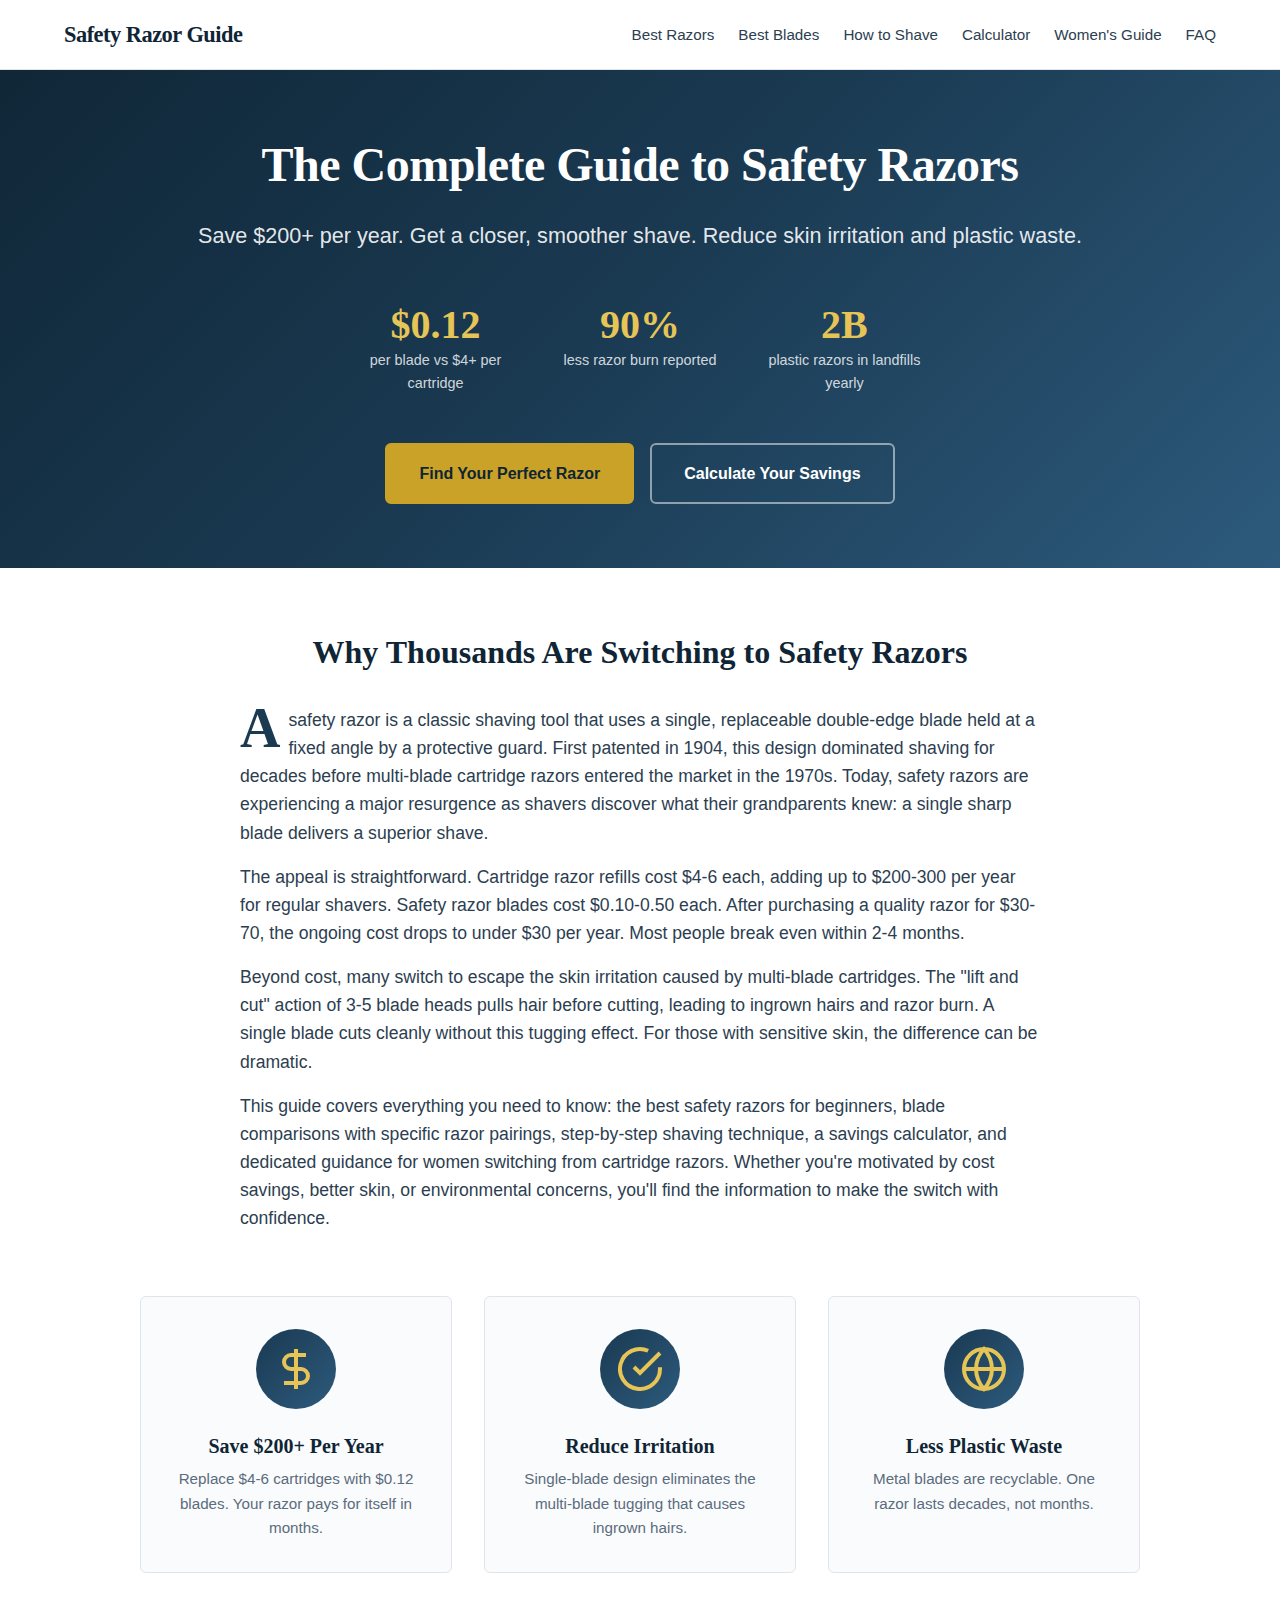
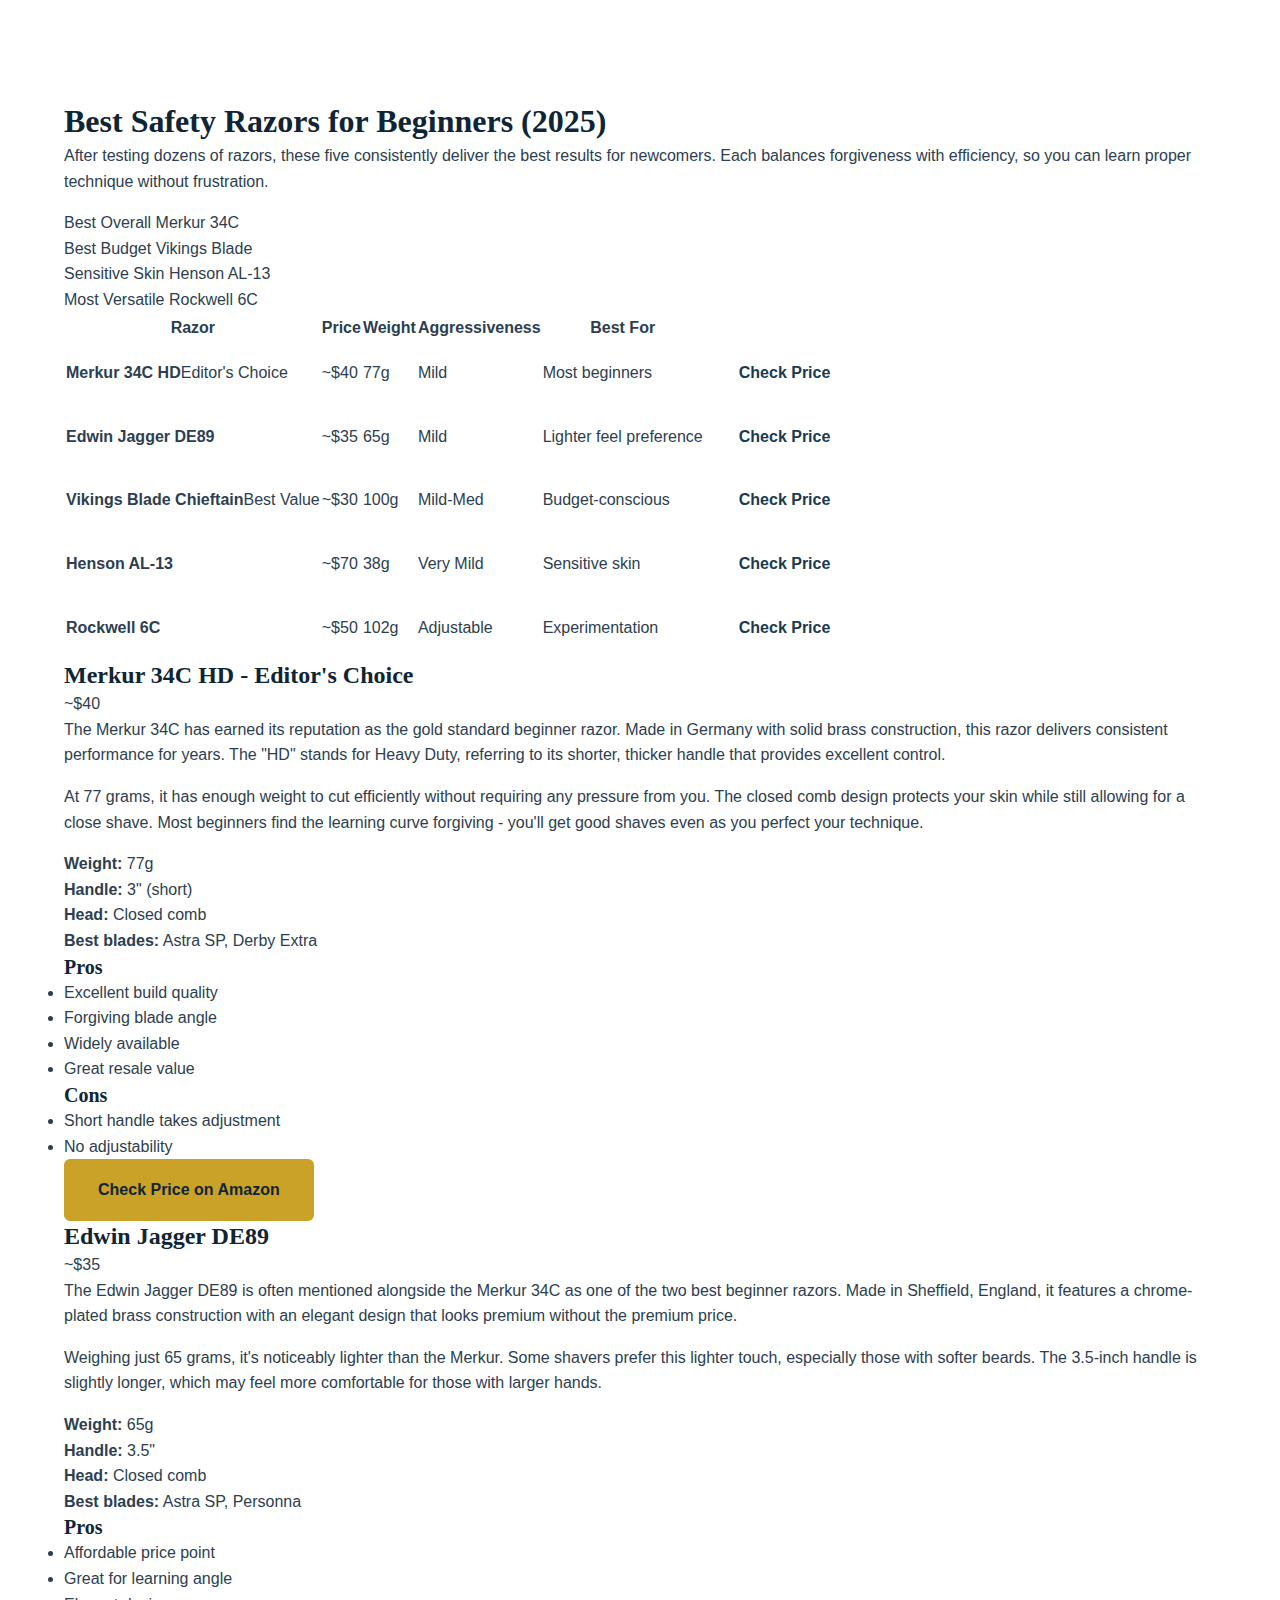
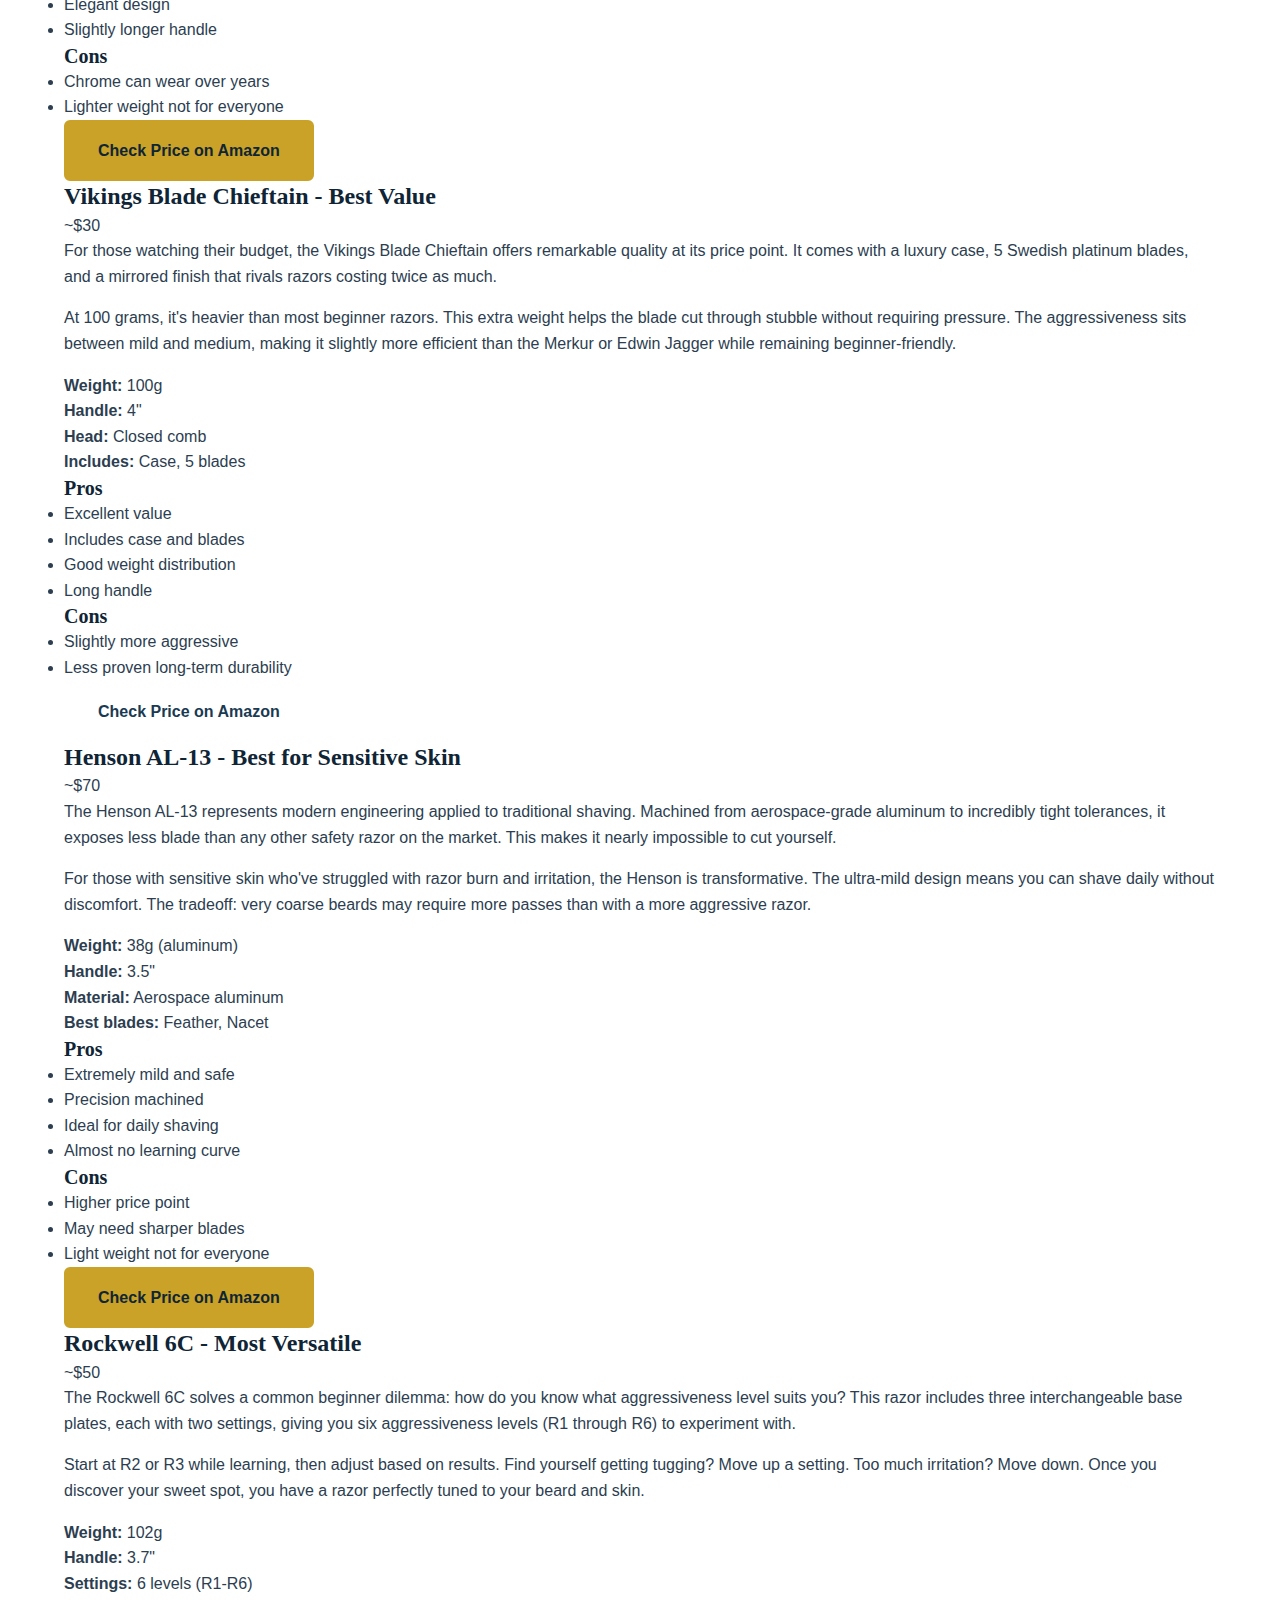
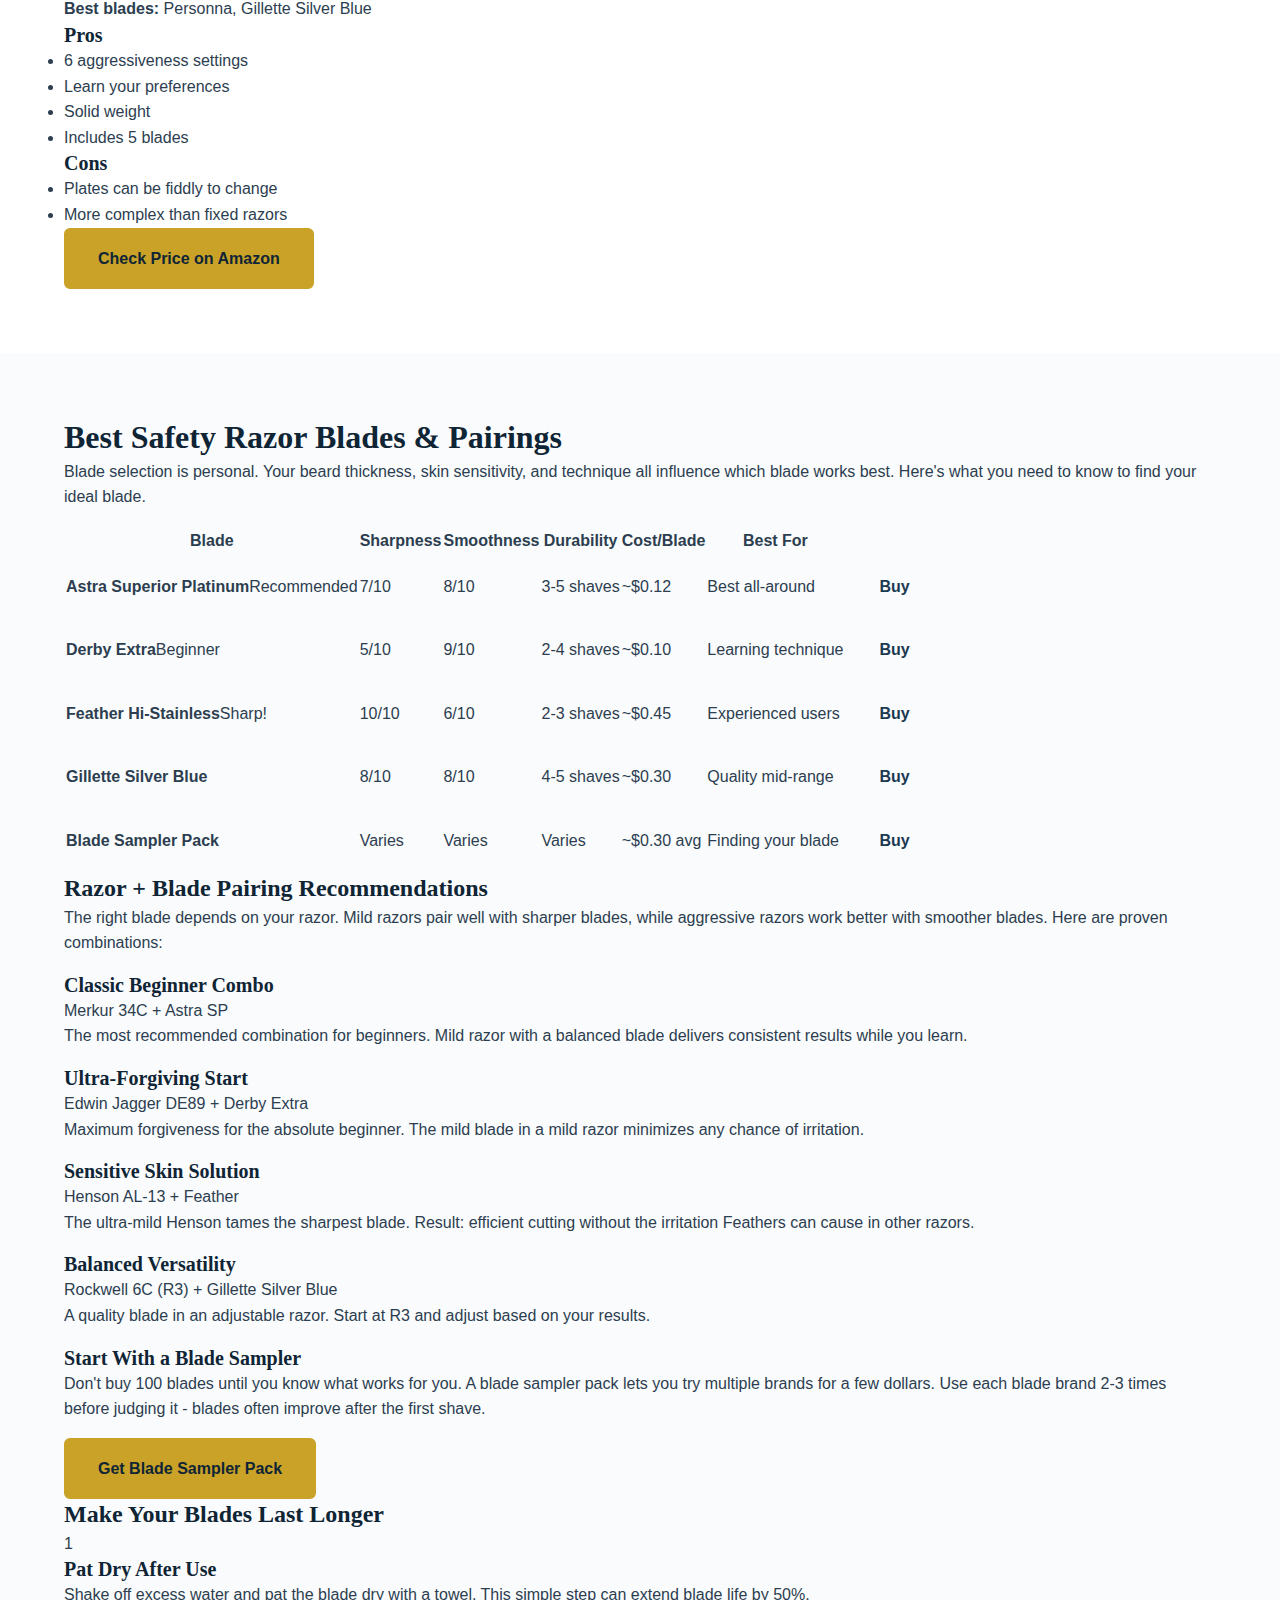
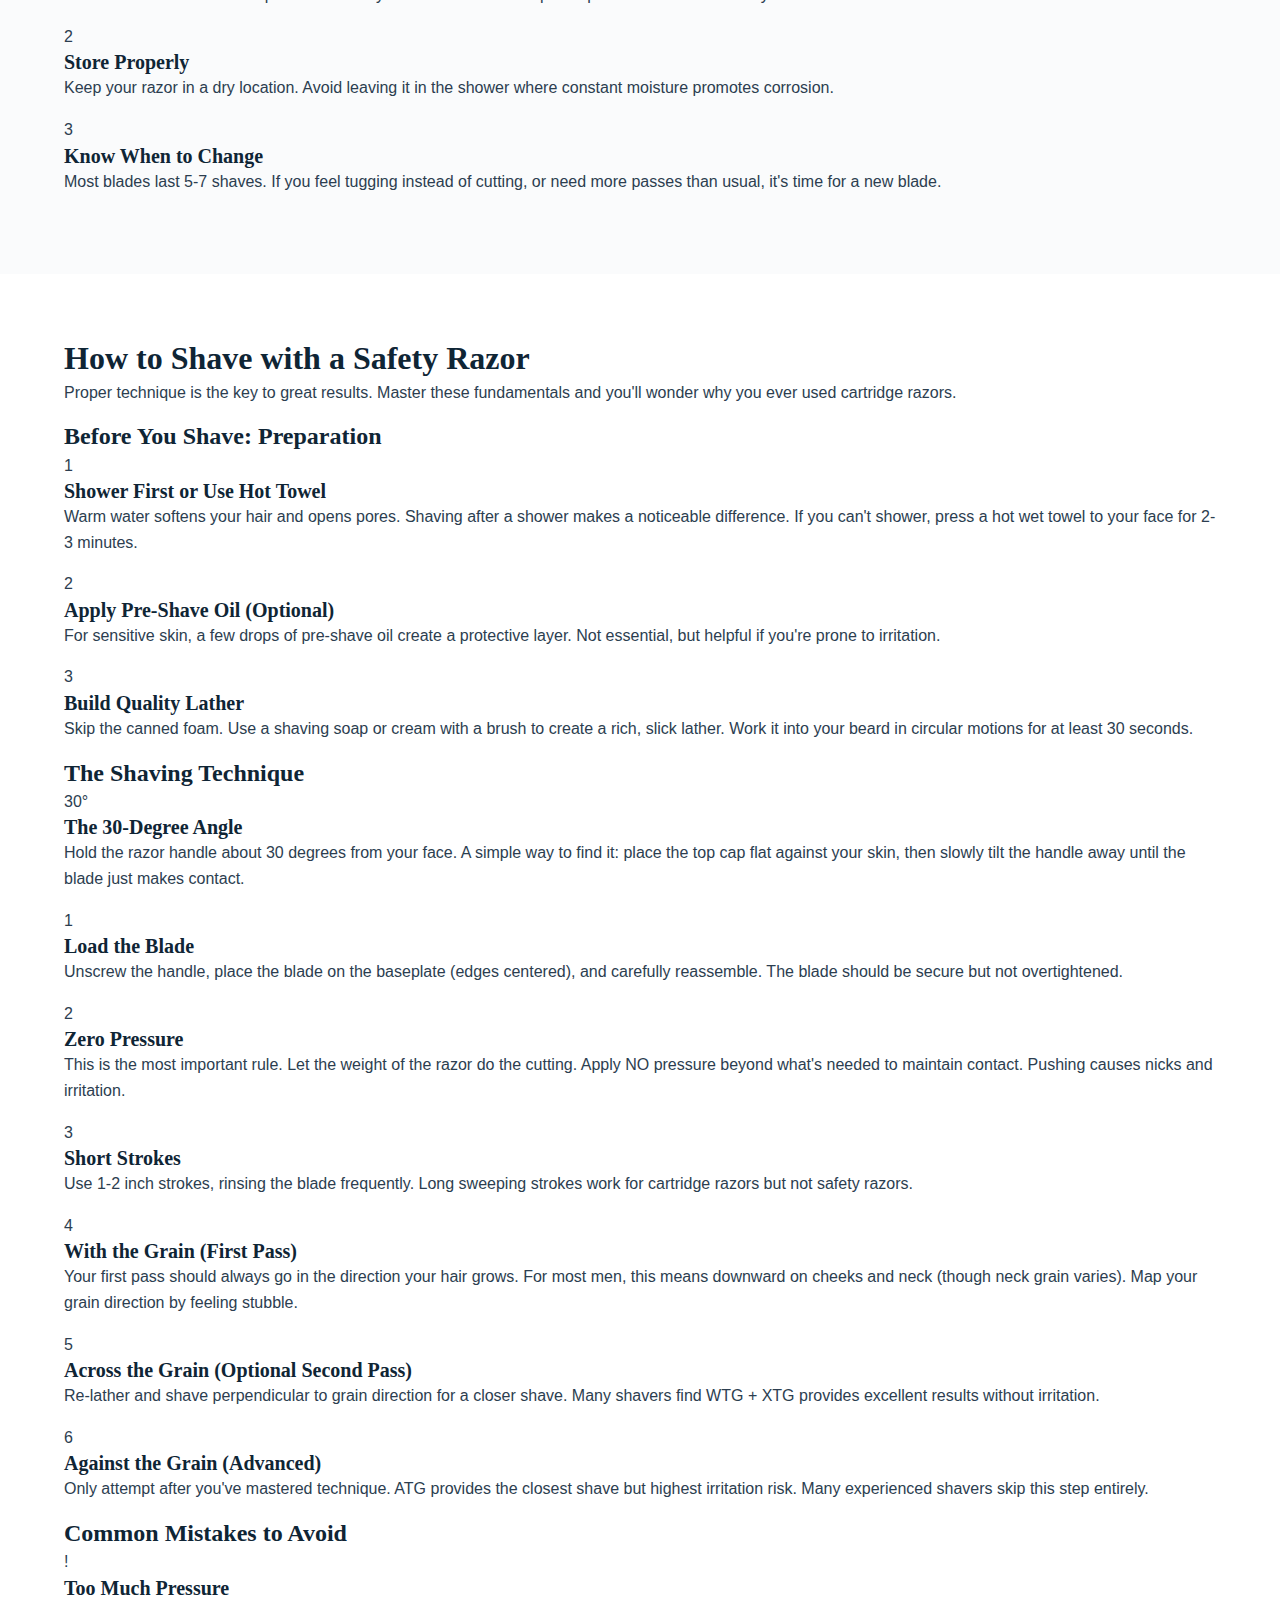
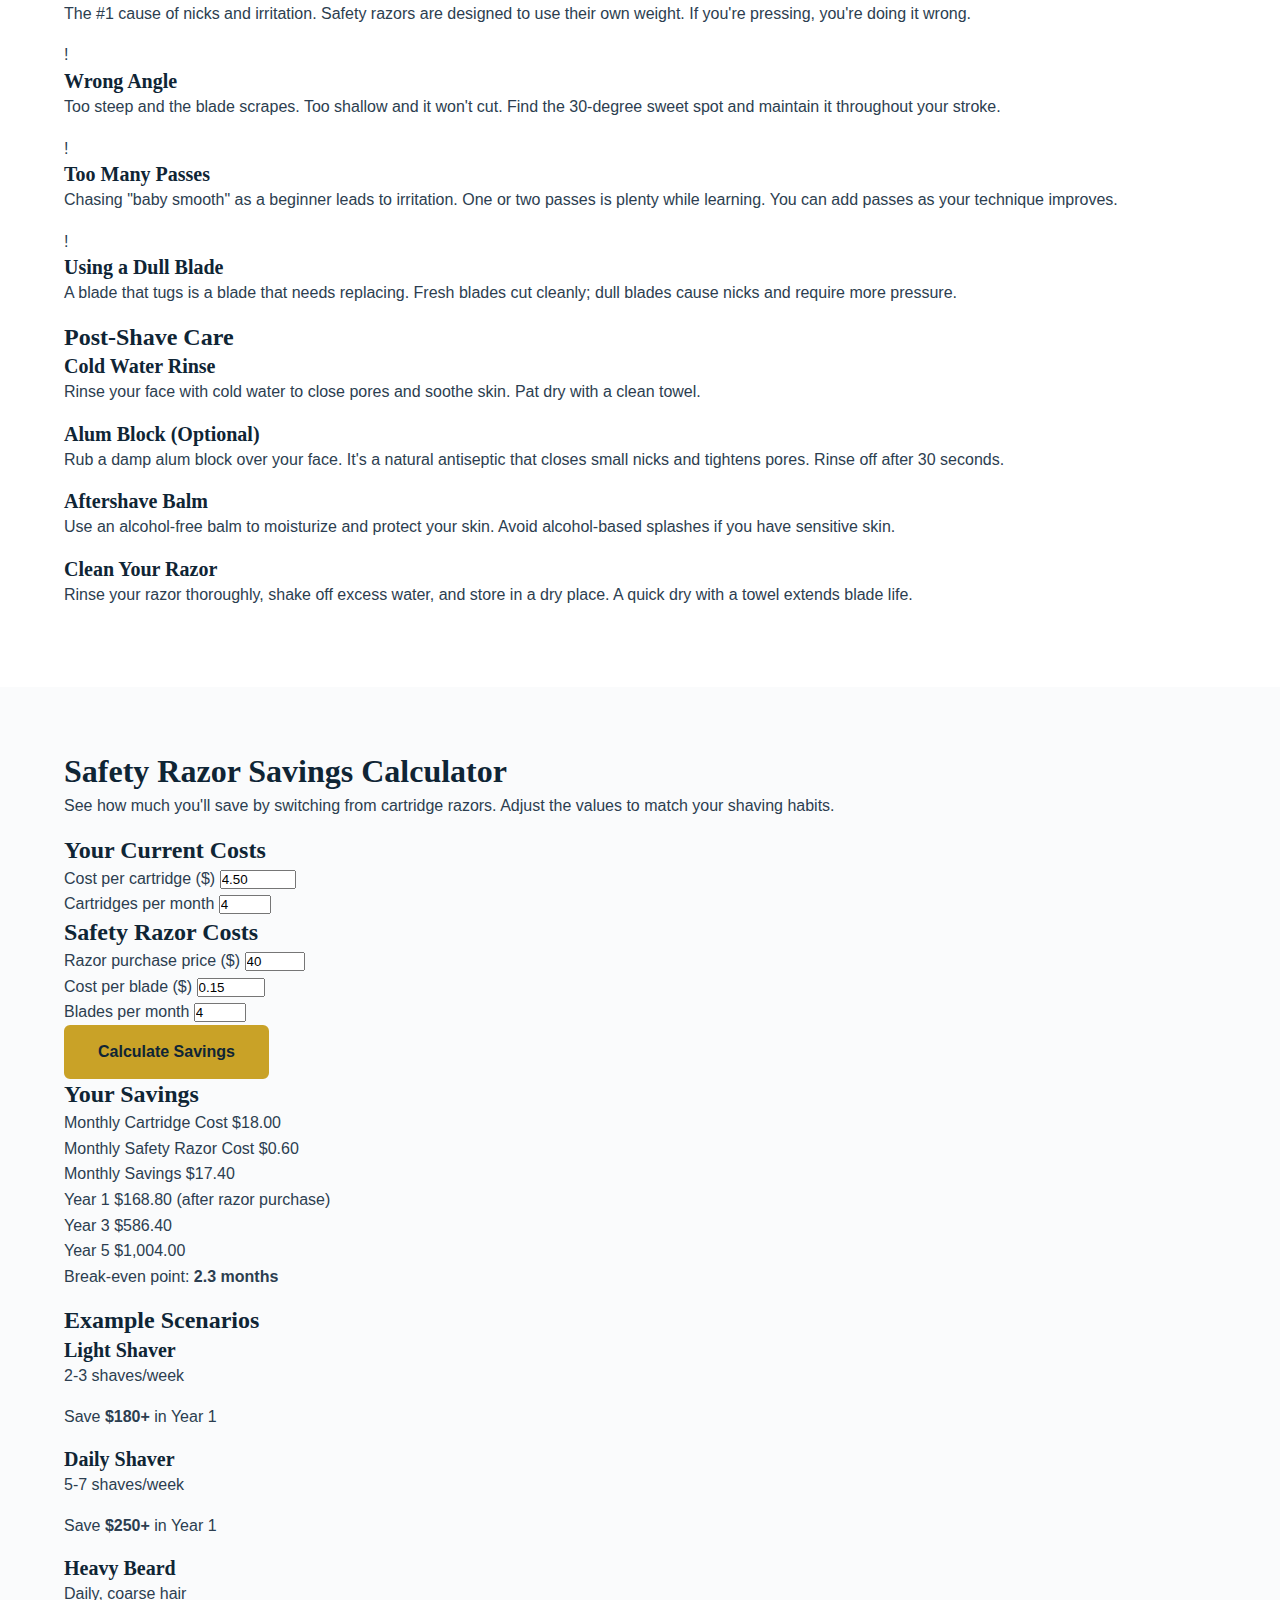
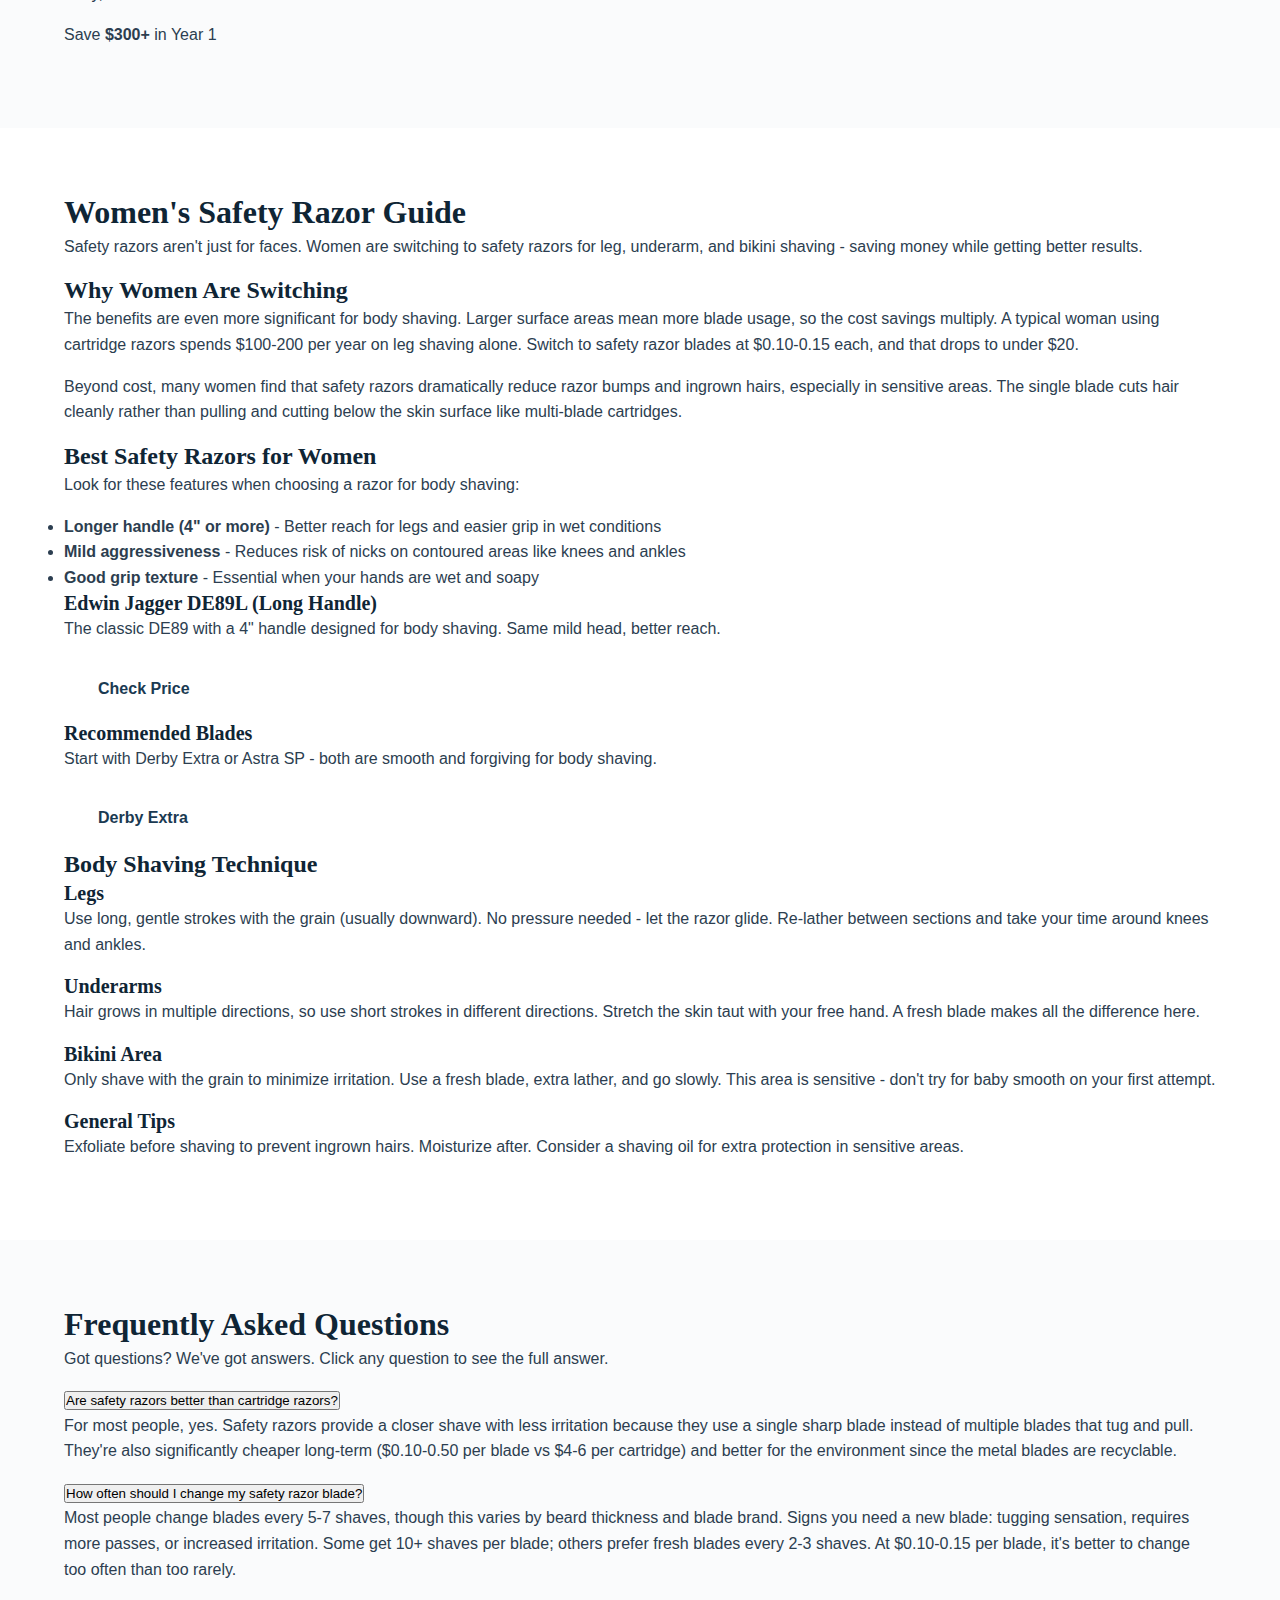
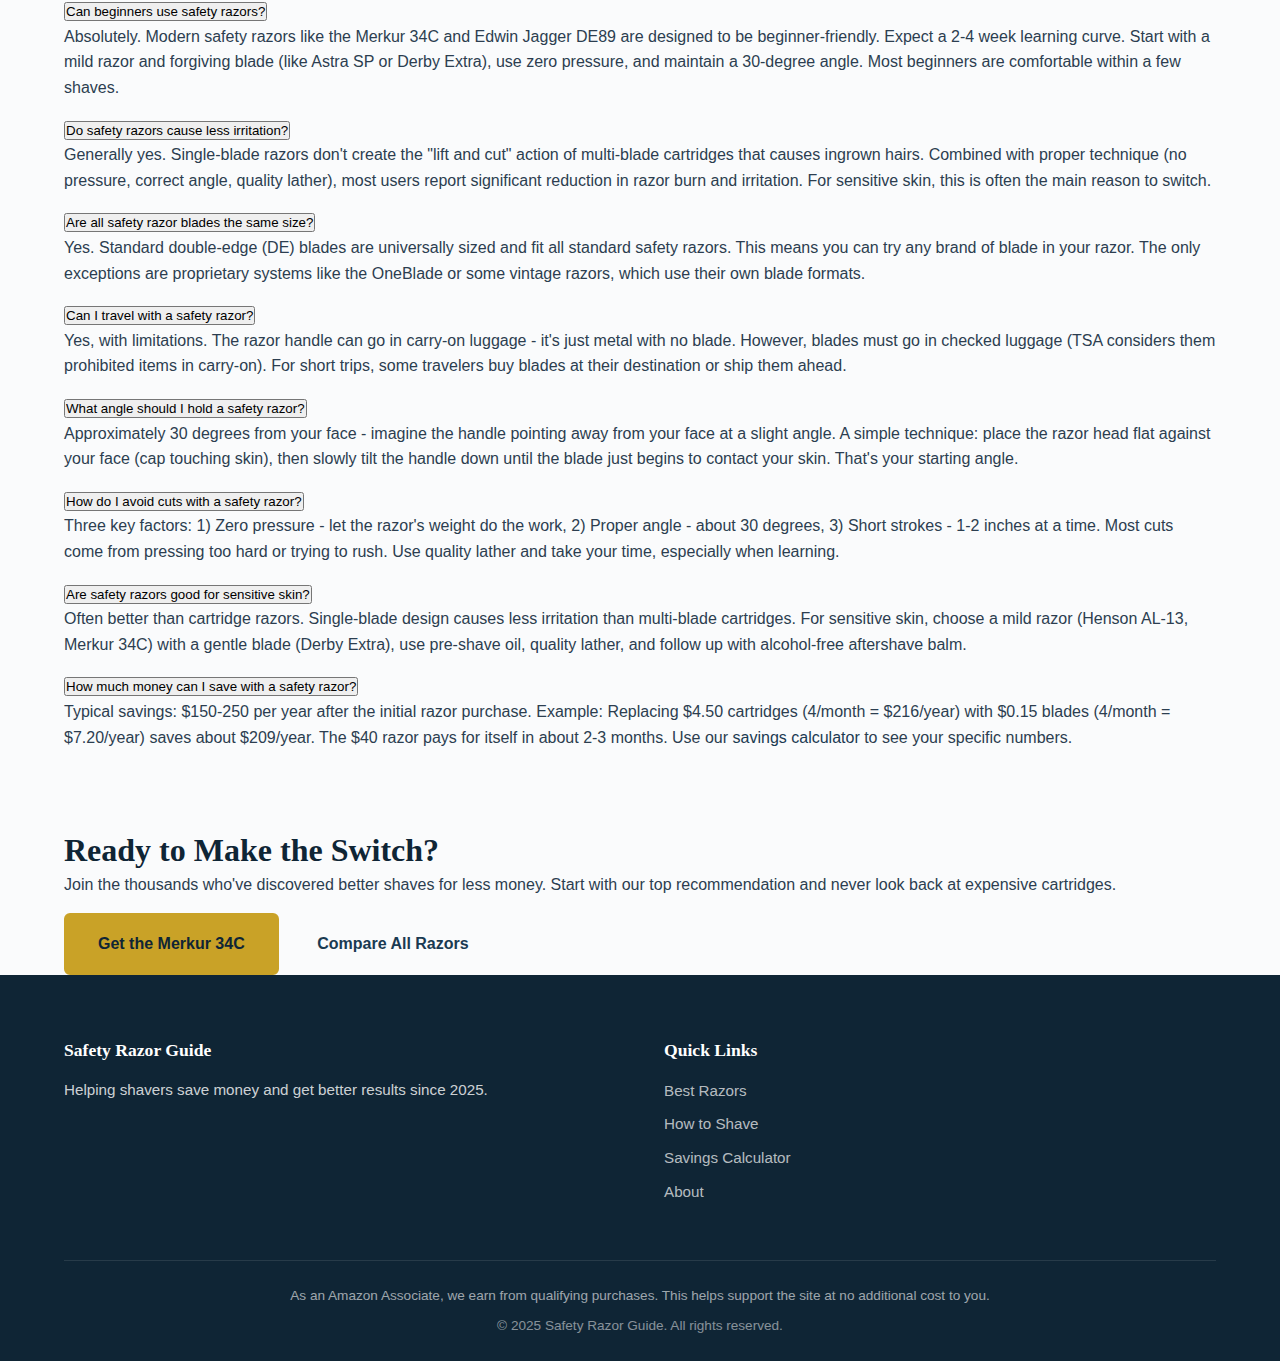
<file: public/index.html>
<!DOCTYPE html>
<html lang="en">
<head>
    <meta charset="UTF-8">
    <meta name="viewport" content="width=device-width, initial-scale=1.0">
    <title>Safety Razor Guide: Save Money, Shave Better | Best Razors for Beginners 2025</title>
    <meta name="description" content="Complete guide to safety razors. Compare the best double edge razors for beginners, learn proper technique, and save $200+ per year switching from cartridges.">
    <meta name="keywords" content="safety razor, double edge safety razor, best safety razor for beginners, safety razor vs cartridge, how to use safety razor">
    <link rel="canonical" href="https://safetyrazorguide.webcytz.com/">

    <!-- Open Graph -->
    <meta property="og:title" content="Safety Razor Guide: Save Money, Shave Better">
    <meta property="og:description" content="Complete guide to safety razors. Compare the best double edge razors for beginners and save $200+ per year.">
    <meta property="og:type" content="website">
    <meta property="og:url" content="https://safetyrazorguide.webcytz.com/">

    <link rel="stylesheet" href="css/styles.css">

    <!-- Schema.org Structured Data -->
    <script type="application/ld+json">
    {
        "@context": "https://schema.org",
        "@type": "Article",
        "headline": "The Complete Guide to Safety Razors: Save Money, Shave Better",
        "description": "Complete guide to safety razors. Compare the best double edge razors for beginners, learn proper technique, and save $200+ per year switching from cartridges.",
        "image": "https://safetyrazorguide.webcytz.com/images/safety-razor-guide.jpg",
        "author": {
            "@type": "Organization",
            "name": "Safety Razor Guide"
        },
        "publisher": {
            "@type": "Organization",
            "name": "Safety Razor Guide",
            "url": "https://safetyrazorguide.webcytz.com"
        },
        "datePublished": "2025-12-12",
        "dateModified": "2025-12-13",
        "mainEntityOfPage": {
            "@type": "WebPage",
            "@id": "https://safetyrazorguide.webcytz.com/"
        }
    }
    </script>

    <script type="application/ld+json">
    {
        "@context": "https://schema.org",
        "@type": "FAQPage",
        "mainEntity": [
            {
                "@type": "Question",
                "name": "Are safety razors better than cartridge razors?",
                "acceptedAnswer": {
                    "@type": "Answer",
                    "text": "For most people, yes. Safety razors provide a closer shave with less irritation because they use a single sharp blade instead of multiple blades that tug and pull. They're also significantly cheaper long-term ($0.10-0.50 per blade vs $4-6 per cartridge) and better for the environment since the metal blades are recyclable."
                }
            },
            {
                "@type": "Question",
                "name": "How often should I change my safety razor blade?",
                "acceptedAnswer": {
                    "@type": "Answer",
                    "text": "Most people change blades every 5-7 shaves, though this varies by beard thickness and blade brand. Signs you need a new blade: tugging sensation, requires more passes, or increased irritation."
                }
            },
            {
                "@type": "Question",
                "name": "Can beginners use safety razors?",
                "acceptedAnswer": {
                    "@type": "Answer",
                    "text": "Absolutely. Modern safety razors like the Merkur 34C and Edwin Jagger DE89 are designed to be beginner-friendly. Expect a 2-4 week learning curve. Start with a mild razor and forgiving blade, use zero pressure, and maintain a 30-degree angle."
                }
            },
            {
                "@type": "Question",
                "name": "Do safety razors cause less irritation?",
                "acceptedAnswer": {
                    "@type": "Answer",
                    "text": "Generally yes. Single-blade razors don't create the 'lift and cut' action of multi-blade cartridges that causes ingrown hairs. Combined with proper technique (no pressure, correct angle, quality lather), most users report significant reduction in razor burn and irritation."
                }
            },
            {
                "@type": "Question",
                "name": "Are all safety razor blades the same size?",
                "acceptedAnswer": {
                    "@type": "Answer",
                    "text": "Yes. Standard double-edge (DE) blades are universally sized and fit all standard safety razors. This means you can try any brand of blade in your razor."
                }
            },
            {
                "@type": "Question",
                "name": "Can I travel with a safety razor?",
                "acceptedAnswer": {
                    "@type": "Answer",
                    "text": "Yes, with limitations. The razor handle can go in carry-on luggage. However, blades must go in checked luggage (TSA considers them prohibited items in carry-on)."
                }
            },
            {
                "@type": "Question",
                "name": "What angle should I hold a safety razor?",
                "acceptedAnswer": {
                    "@type": "Answer",
                    "text": "Approximately 30 degrees from your face. A simple technique: place the razor head flat against your face, then slowly tilt the handle down until the blade just begins to contact your skin."
                }
            },
            {
                "@type": "Question",
                "name": "How do I avoid cuts with a safety razor?",
                "acceptedAnswer": {
                    "@type": "Answer",
                    "text": "Three key factors: 1) Zero pressure - let the razor's weight do the work, 2) Proper angle - about 30 degrees, 3) Short strokes - 1-2 inches at a time. Most cuts come from pressing too hard or trying to rush."
                }
            },
            {
                "@type": "Question",
                "name": "Are safety razors good for sensitive skin?",
                "acceptedAnswer": {
                    "@type": "Answer",
                    "text": "Often better than cartridge razors. Single-blade design causes less irritation than multi-blade cartridges. For sensitive skin, choose a mild razor with a gentle blade, use pre-shave oil, and follow up with alcohol-free aftershave balm."
                }
            },
            {
                "@type": "Question",
                "name": "How much money can I save with a safety razor?",
                "acceptedAnswer": {
                    "@type": "Answer",
                    "text": "Typical savings: $150-250 per year after the initial razor purchase. The $40 razor pays for itself in about 2-3 months."
                }
            }
        ]
    }
    </script>

    <script type="application/ld+json">
    {
        "@context": "https://schema.org",
        "@type": "HowTo",
        "name": "How to Shave with a Safety Razor",
        "description": "Learn proper safety razor technique for a close, comfortable shave with less irritation.",
        "step": [
            {
                "@type": "HowToStep",
                "name": "Prepare Your Skin",
                "text": "Shower first or use a hot towel to soften hair. Apply pre-shave oil if you have sensitive skin."
            },
            {
                "@type": "HowToStep",
                "name": "Build Quality Lather",
                "text": "Use a shaving soap or cream with a brush to create a rich, slick lather. Work it into your beard for at least 30 seconds."
            },
            {
                "@type": "HowToStep",
                "name": "Hold at 30-Degree Angle",
                "text": "Place the razor cap flat against your skin, then tilt the handle away until the blade contacts your skin."
            },
            {
                "@type": "HowToStep",
                "name": "Shave With the Grain",
                "text": "Use short 1-2 inch strokes with zero pressure. Let the weight of the razor do the cutting."
            },
            {
                "@type": "HowToStep",
                "name": "Optional Second Pass",
                "text": "Re-lather and shave across the grain for a closer shave. Rinse blade frequently."
            },
            {
                "@type": "HowToStep",
                "name": "Post-Shave Care",
                "text": "Rinse with cold water, apply alum block if desired, and finish with alcohol-free aftershave balm."
            }
        ]
    }
    </script>

    <script type="application/ld+json">
    {
        "@context": "https://schema.org",
        "@type": "Product",
        "name": "Merkur 34C HD Safety Razor",
        "description": "The gold standard beginner safety razor. Made in Germany with solid brass construction. Delivers consistent performance for years.",
        "brand": {
            "@type": "Brand",
            "name": "Merkur"
        },
        "offers": {
            "@type": "Offer",
            "price": "40.00",
            "priceCurrency": "USD",
            "availability": "https://schema.org/InStock",
            "url": "https://www.amazon.com/dp/B002A8JO1Q?tag=kcwd-20"
        },
        "aggregateRating": {
            "@type": "AggregateRating",
            "ratingValue": "4.7",
            "reviewCount": "5000"
        }
    }
    </script>

    <!-- Google Analytics -->
    <script async src="https://www.googletagmanager.com/gtag/js?id=G-38BF85QJG1"></script>
    <script>
        window.dataLayer = window.dataLayer || [];
        function gtag(){dataLayer.push(arguments);}
        gtag('js', new Date());
        gtag('config', 'G-38BF85QJG1');
    </script>
</head>
<body>
    <!-- Header -->
    <header class="site-header">
        <div class="container">
            <a href="/" class="logo">Safety Razor Guide</a>
            <nav class="main-nav">
                <button class="nav-toggle" aria-label="Toggle navigation">
                    <span></span>
                    <span></span>
                    <span></span>
                </button>
                <ul class="nav-menu">
                    <li><a href="#best-razors">Best Razors</a></li>
                    <li><a href="#best-blades">Best Blades</a></li>
                    <li><a href="#technique">How to Shave</a></li>
                    <li><a href="#calculator">Calculator</a></li>
                    <li><a href="#womens-guide">Women's Guide</a></li>
                    <li><a href="#faq">FAQ</a></li>
                </ul>
            </nav>
        </div>
    </header>

    <!-- Hero Section -->
    <section class="hero">
        <div class="container">
            <div class="hero-content">
                <h1>The Complete Guide to Safety Razors</h1>
                <p class="hero-subtitle">Save $200+ per year. Get a closer, smoother shave. Reduce skin irritation and plastic waste.</p>

                <div class="hero-stats">
                    <div class="stat">
                        <span class="stat-number">$0.12</span>
                        <span class="stat-label">per blade vs $4+ per cartridge</span>
                    </div>
                    <div class="stat">
                        <span class="stat-number">90%</span>
                        <span class="stat-label">less razor burn reported</span>
                    </div>
                    <div class="stat">
                        <span class="stat-number">2B</span>
                        <span class="stat-label">plastic razors in landfills yearly</span>
                    </div>
                </div>

                <div class="hero-ctas">
                    <a href="#best-razors" class="btn btn-primary">Find Your Perfect Razor</a>
                    <a href="#calculator" class="btn btn-secondary">Calculate Your Savings</a>
                </div>
            </div>
        </div>
    </section>

    <!-- Introduction Section -->
    <section class="intro" id="introduction">
        <div class="container">
            <div class="intro-content">
                <h2>Why Thousands Are Switching to Safety Razors</h2>

                <p>A safety razor is a classic shaving tool that uses a single, replaceable double-edge blade held at a fixed angle by a protective guard. First patented in 1904, this design dominated shaving for decades before multi-blade cartridge razors entered the market in the 1970s. Today, safety razors are experiencing a major resurgence as shavers discover what their grandparents knew: a single sharp blade delivers a superior shave.</p>

                <p>The appeal is straightforward. Cartridge razor refills cost $4-6 each, adding up to $200-300 per year for regular shavers. Safety razor blades cost $0.10-0.50 each. After purchasing a quality razor for $30-70, the ongoing cost drops to under $30 per year. Most people break even within 2-4 months.</p>

                <p>Beyond cost, many switch to escape the skin irritation caused by multi-blade cartridges. The "lift and cut" action of 3-5 blade heads pulls hair before cutting, leading to ingrown hairs and razor burn. A single blade cuts cleanly without this tugging effect. For those with sensitive skin, the difference can be dramatic.</p>

                <p>This guide covers everything you need to know: the best safety razors for beginners, blade comparisons with specific razor pairings, step-by-step shaving technique, a savings calculator, and dedicated guidance for women switching from cartridge razors. Whether you're motivated by cost savings, better skin, or environmental concerns, you'll find the information to make the switch with confidence.</p>
            </div>

            <div class="intro-benefits">
                <div class="benefit-card">
                    <div class="benefit-icon">
                        <svg width="48" height="48" viewBox="0 0 24 24" fill="none" stroke="currentColor" stroke-width="2">
                            <path d="M12 2v20M17 5H9.5a3.5 3.5 0 0 0 0 7h5a3.5 3.5 0 0 1 0 7H6"/>
                        </svg>
                    </div>
                    <h3>Save $200+ Per Year</h3>
                    <p>Replace $4-6 cartridges with $0.12 blades. Your razor pays for itself in months.</p>
                </div>

                <div class="benefit-card">
                    <div class="benefit-icon">
                        <svg width="48" height="48" viewBox="0 0 24 24" fill="none" stroke="currentColor" stroke-width="2">
                            <path d="M22 11.08V12a10 10 0 1 1-5.93-9.14"/>
                            <polyline points="22 4 12 14.01 9 11.01"/>
                        </svg>
                    </div>
                    <h3>Reduce Irritation</h3>
                    <p>Single-blade design eliminates the multi-blade tugging that causes ingrown hairs.</p>
                </div>

                <div class="benefit-card">
                    <div class="benefit-icon">
                        <svg width="48" height="48" viewBox="0 0 24 24" fill="none" stroke="currentColor" stroke-width="2">
                            <path d="M12 22c5.523 0 10-4.477 10-10S17.523 2 12 2 2 6.477 2 12s4.477 10 10 10z"/>
                            <path d="M2 12h20M12 2a15.3 15.3 0 0 1 4 10 15.3 15.3 0 0 1-4 10 15.3 15.3 0 0 1-4-10 15.3 15.3 0 0 1 4-10z"/>
                        </svg>
                    </div>
                    <h3>Less Plastic Waste</h3>
                    <p>Metal blades are recyclable. One razor lasts decades, not months.</p>
                </div>
            </div>
        </div>
    </section>

    <!-- Best Safety Razors Section -->
    <section id="best-razors" class="section">
        <div class="container">
            <h2>Best Safety Razors for Beginners (2025)</h2>
            <p class="section-intro">After testing dozens of razors, these five consistently deliver the best results for newcomers. Each balances forgiveness with efficiency, so you can learn proper technique without frustration.</p>

            <!-- Quick Picks -->
            <div class="quick-picks">
                <div class="quick-pick">
                    <span class="pick-label">Best Overall</span>
                    <span class="pick-product">Merkur 34C</span>
                </div>
                <div class="quick-pick">
                    <span class="pick-label">Best Budget</span>
                    <span class="pick-product">Vikings Blade</span>
                </div>
                <div class="quick-pick">
                    <span class="pick-label">Sensitive Skin</span>
                    <span class="pick-product">Henson AL-13</span>
                </div>
                <div class="quick-pick">
                    <span class="pick-label">Most Versatile</span>
                    <span class="pick-product">Rockwell 6C</span>
                </div>
            </div>

            <!-- Comparison Table -->
            <div class="table-responsive">
                <table class="comparison-table">
                    <thead>
                        <tr>
                            <th>Razor</th>
                            <th>Price</th>
                            <th>Weight</th>
                            <th>Aggressiveness</th>
                            <th>Best For</th>
                            <th></th>
                        </tr>
                    </thead>
                    <tbody>
                        <tr>
                            <td data-label="Razor"><strong>Merkur 34C HD</strong><span class="badge badge-gold">Editor's Choice</span></td>
                            <td data-label="Price">~$40</td>
                            <td data-label="Weight">77g</td>
                            <td data-label="Aggressiveness"><span class="aggression-bar mild"></span> Mild</td>
                            <td data-label="Best For">Most beginners</td>
                            <td><a href="https://www.amazon.com/dp/B002A8JO1Q?tag=kcwd-20" class="btn btn-small" target="_blank" rel="noopener">Check Price</a></td>
                        </tr>
                        <tr>
                            <td data-label="Razor"><strong>Edwin Jagger DE89</strong></td>
                            <td data-label="Price">~$35</td>
                            <td data-label="Weight">65g</td>
                            <td data-label="Aggressiveness"><span class="aggression-bar mild"></span> Mild</td>
                            <td data-label="Best For">Lighter feel preference</td>
                            <td><a href="https://www.amazon.com/dp/B003LW4L2W?tag=kcwd-20" class="btn btn-small" target="_blank" rel="noopener">Check Price</a></td>
                        </tr>
                        <tr>
                            <td data-label="Razor"><strong>Vikings Blade Chieftain</strong><span class="badge badge-green">Best Value</span></td>
                            <td data-label="Price">~$30</td>
                            <td data-label="Weight">100g</td>
                            <td data-label="Aggressiveness"><span class="aggression-bar mild-medium"></span> Mild-Med</td>
                            <td data-label="Best For">Budget-conscious</td>
                            <td><a href="https://www.amazon.com/dp/B011L8WJIA?tag=kcwd-20" class="btn btn-small" target="_blank" rel="noopener">Check Price</a></td>
                        </tr>
                        <tr>
                            <td data-label="Razor"><strong>Henson AL-13</strong></td>
                            <td data-label="Price">~$70</td>
                            <td data-label="Weight">38g</td>
                            <td data-label="Aggressiveness"><span class="aggression-bar very-mild"></span> Very Mild</td>
                            <td data-label="Best For">Sensitive skin</td>
                            <td><a href="https://www.amazon.com/dp/B0B6QJY4Z2?tag=kcwd-20" class="btn btn-small" target="_blank" rel="noopener">Check Price</a></td>
                        </tr>
                        <tr>
                            <td data-label="Razor"><strong>Rockwell 6C</strong></td>
                            <td data-label="Price">~$50</td>
                            <td data-label="Weight">102g</td>
                            <td data-label="Aggressiveness"><span class="aggression-bar adjustable"></span> Adjustable</td>
                            <td data-label="Best For">Experimentation</td>
                            <td><a href="https://www.amazon.com/dp/B0779ZMLXJ?tag=kcwd-20" class="btn btn-small" target="_blank" rel="noopener">Check Price</a></td>
                        </tr>
                    </tbody>
                </table>
            </div>

            <!-- Individual Product Reviews -->
            <div class="product-reviews">
                <article class="product-review">
                    <div class="product-header">
                        <h3>Merkur 34C HD - Editor's Choice</h3>
                        <span class="price-tag">~$40</span>
                    </div>
                    <div class="product-content">
                        <p>The Merkur 34C has earned its reputation as the gold standard beginner razor. Made in Germany with solid brass construction, this razor delivers consistent performance for years. The "HD" stands for Heavy Duty, referring to its shorter, thicker handle that provides excellent control.</p>
                        <p>At 77 grams, it has enough weight to cut efficiently without requiring any pressure from you. The closed comb design protects your skin while still allowing for a close shave. Most beginners find the learning curve forgiving - you'll get good shaves even as you perfect your technique.</p>
                        <div class="product-specs">
                            <div class="spec"><strong>Weight:</strong> 77g</div>
                            <div class="spec"><strong>Handle:</strong> 3" (short)</div>
                            <div class="spec"><strong>Head:</strong> Closed comb</div>
                            <div class="spec"><strong>Best blades:</strong> Astra SP, Derby Extra</div>
                        </div>
                        <div class="pros-cons">
                            <div class="pros">
                                <h4>Pros</h4>
                                <ul>
                                    <li>Excellent build quality</li>
                                    <li>Forgiving blade angle</li>
                                    <li>Widely available</li>
                                    <li>Great resale value</li>
                                </ul>
                            </div>
                            <div class="cons">
                                <h4>Cons</h4>
                                <ul>
                                    <li>Short handle takes adjustment</li>
                                    <li>No adjustability</li>
                                </ul>
                            </div>
                        </div>
                        <a href="https://www.amazon.com/dp/B002A8JO1Q?tag=kcwd-20" class="btn btn-primary" target="_blank" rel="noopener">Check Price on Amazon</a>
                    </div>
                </article>

                <article class="product-review">
                    <div class="product-header">
                        <h3>Edwin Jagger DE89</h3>
                        <span class="price-tag">~$35</span>
                    </div>
                    <div class="product-content">
                        <p>The Edwin Jagger DE89 is often mentioned alongside the Merkur 34C as one of the two best beginner razors. Made in Sheffield, England, it features a chrome-plated brass construction with an elegant design that looks premium without the premium price.</p>
                        <p>Weighing just 65 grams, it's noticeably lighter than the Merkur. Some shavers prefer this lighter touch, especially those with softer beards. The 3.5-inch handle is slightly longer, which may feel more comfortable for those with larger hands.</p>
                        <div class="product-specs">
                            <div class="spec"><strong>Weight:</strong> 65g</div>
                            <div class="spec"><strong>Handle:</strong> 3.5"</div>
                            <div class="spec"><strong>Head:</strong> Closed comb</div>
                            <div class="spec"><strong>Best blades:</strong> Astra SP, Personna</div>
                        </div>
                        <div class="pros-cons">
                            <div class="pros">
                                <h4>Pros</h4>
                                <ul>
                                    <li>Affordable price point</li>
                                    <li>Great for learning angle</li>
                                    <li>Elegant design</li>
                                    <li>Slightly longer handle</li>
                                </ul>
                            </div>
                            <div class="cons">
                                <h4>Cons</h4>
                                <ul>
                                    <li>Chrome can wear over years</li>
                                    <li>Lighter weight not for everyone</li>
                                </ul>
                            </div>
                        </div>
                        <a href="https://www.amazon.com/dp/B003LW4L2W?tag=kcwd-20" class="btn btn-primary" target="_blank" rel="noopener">Check Price on Amazon</a>
                    </div>
                </article>

                <article class="product-review">
                    <div class="product-header">
                        <h3>Vikings Blade Chieftain - Best Value</h3>
                        <span class="price-tag">~$30</span>
                    </div>
                    <div class="product-content">
                        <p>For those watching their budget, the Vikings Blade Chieftain offers remarkable quality at its price point. It comes with a luxury case, 5 Swedish platinum blades, and a mirrored finish that rivals razors costing twice as much.</p>
                        <p>At 100 grams, it's heavier than most beginner razors. This extra weight helps the blade cut through stubble without requiring pressure. The aggressiveness sits between mild and medium, making it slightly more efficient than the Merkur or Edwin Jagger while remaining beginner-friendly.</p>
                        <div class="product-specs">
                            <div class="spec"><strong>Weight:</strong> 100g</div>
                            <div class="spec"><strong>Handle:</strong> 4"</div>
                            <div class="spec"><strong>Head:</strong> Closed comb</div>
                            <div class="spec"><strong>Includes:</strong> Case, 5 blades</div>
                        </div>
                        <div class="pros-cons">
                            <div class="pros">
                                <h4>Pros</h4>
                                <ul>
                                    <li>Excellent value</li>
                                    <li>Includes case and blades</li>
                                    <li>Good weight distribution</li>
                                    <li>Long handle</li>
                                </ul>
                            </div>
                            <div class="cons">
                                <h4>Cons</h4>
                                <ul>
                                    <li>Slightly more aggressive</li>
                                    <li>Less proven long-term durability</li>
                                </ul>
                            </div>
                        </div>
                        <a href="https://www.amazon.com/dp/B011L8WJIA?tag=kcwd-20" class="btn btn-small" target="_blank" rel="noopener">Check Price on Amazon</a>
                    </div>
                </article>

                <article class="product-review">
                    <div class="product-header">
                        <h3>Henson AL-13 - Best for Sensitive Skin</h3>
                        <span class="price-tag">~$70</span>
                    </div>
                    <div class="product-content">
                        <p>The Henson AL-13 represents modern engineering applied to traditional shaving. Machined from aerospace-grade aluminum to incredibly tight tolerances, it exposes less blade than any other safety razor on the market. This makes it nearly impossible to cut yourself.</p>
                        <p>For those with sensitive skin who've struggled with razor burn and irritation, the Henson is transformative. The ultra-mild design means you can shave daily without discomfort. The tradeoff: very coarse beards may require more passes than with a more aggressive razor.</p>
                        <div class="product-specs">
                            <div class="spec"><strong>Weight:</strong> 38g (aluminum)</div>
                            <div class="spec"><strong>Handle:</strong> 3.5"</div>
                            <div class="spec"><strong>Material:</strong> Aerospace aluminum</div>
                            <div class="spec"><strong>Best blades:</strong> Feather, Nacet</div>
                        </div>
                        <div class="pros-cons">
                            <div class="pros">
                                <h4>Pros</h4>
                                <ul>
                                    <li>Extremely mild and safe</li>
                                    <li>Precision machined</li>
                                    <li>Ideal for daily shaving</li>
                                    <li>Almost no learning curve</li>
                                </ul>
                            </div>
                            <div class="cons">
                                <h4>Cons</h4>
                                <ul>
                                    <li>Higher price point</li>
                                    <li>May need sharper blades</li>
                                    <li>Light weight not for everyone</li>
                                </ul>
                            </div>
                        </div>
                        <a href="https://www.amazon.com/dp/B0B6QJY4Z2?tag=kcwd-20" class="btn btn-primary" target="_blank" rel="noopener">Check Price on Amazon</a>
                    </div>
                </article>

                <article class="product-review">
                    <div class="product-header">
                        <h3>Rockwell 6C - Most Versatile</h3>
                        <span class="price-tag">~$50</span>
                    </div>
                    <div class="product-content">
                        <p>The Rockwell 6C solves a common beginner dilemma: how do you know what aggressiveness level suits you? This razor includes three interchangeable base plates, each with two settings, giving you six aggressiveness levels (R1 through R6) to experiment with.</p>
                        <p>Start at R2 or R3 while learning, then adjust based on results. Find yourself getting tugging? Move up a setting. Too much irritation? Move down. Once you discover your sweet spot, you have a razor perfectly tuned to your beard and skin.</p>
                        <div class="product-specs">
                            <div class="spec"><strong>Weight:</strong> 102g</div>
                            <div class="spec"><strong>Handle:</strong> 3.7"</div>
                            <div class="spec"><strong>Settings:</strong> 6 levels (R1-R6)</div>
                            <div class="spec"><strong>Best blades:</strong> Personna, Gillette Silver Blue</div>
                        </div>
                        <div class="pros-cons">
                            <div class="pros">
                                <h4>Pros</h4>
                                <ul>
                                    <li>6 aggressiveness settings</li>
                                    <li>Learn your preferences</li>
                                    <li>Solid weight</li>
                                    <li>Includes 5 blades</li>
                                </ul>
                            </div>
                            <div class="cons">
                                <h4>Cons</h4>
                                <ul>
                                    <li>Plates can be fiddly to change</li>
                                    <li>More complex than fixed razors</li>
                                </ul>
                            </div>
                        </div>
                        <a href="https://www.amazon.com/dp/B0779ZMLXJ?tag=kcwd-20" class="btn btn-primary" target="_blank" rel="noopener">Check Price on Amazon</a>
                    </div>
                </article>
            </div>
        </div>
    </section>

    <!-- Best Blades Section -->
    <section id="best-blades" class="section section-alt">
        <div class="container">
            <h2>Best Safety Razor Blades & Pairings</h2>
            <p class="section-intro">Blade selection is personal. Your beard thickness, skin sensitivity, and technique all influence which blade works best. Here's what you need to know to find your ideal blade.</p>

            <!-- Blade Comparison Table -->
            <div class="table-responsive">
                <table class="comparison-table blade-table">
                    <thead>
                        <tr>
                            <th>Blade</th>
                            <th>Sharpness</th>
                            <th>Smoothness</th>
                            <th>Durability</th>
                            <th>Cost/Blade</th>
                            <th>Best For</th>
                            <th></th>
                        </tr>
                    </thead>
                    <tbody>
                        <tr>
                            <td data-label="Blade"><strong>Astra Superior Platinum</strong><span class="badge badge-gold">Recommended</span></td>
                            <td data-label="Sharpness"><span class="rating">7/10</span></td>
                            <td data-label="Smoothness"><span class="rating">8/10</span></td>
                            <td data-label="Durability">3-5 shaves</td>
                            <td data-label="Cost">~$0.12</td>
                            <td data-label="Best For">Best all-around</td>
                            <td><a href="https://www.amazon.com/dp/B001QY8QXM?tag=kcwd-20" class="btn btn-small" target="_blank" rel="noopener">Buy</a></td>
                        </tr>
                        <tr>
                            <td data-label="Blade"><strong>Derby Extra</strong><span class="badge badge-green">Beginner</span></td>
                            <td data-label="Sharpness"><span class="rating">5/10</span></td>
                            <td data-label="Smoothness"><span class="rating">9/10</span></td>
                            <td data-label="Durability">2-4 shaves</td>
                            <td data-label="Cost">~$0.10</td>
                            <td data-label="Best For">Learning technique</td>
                            <td><a href="https://www.amazon.com/dp/B004SGKMA0?tag=kcwd-20" class="btn btn-small" target="_blank" rel="noopener">Buy</a></td>
                        </tr>
                        <tr>
                            <td data-label="Blade"><strong>Feather Hi-Stainless</strong><span class="badge badge-red">Sharp!</span></td>
                            <td data-label="Sharpness"><span class="rating">10/10</span></td>
                            <td data-label="Smoothness"><span class="rating">6/10</span></td>
                            <td data-label="Durability">2-3 shaves</td>
                            <td data-label="Cost">~$0.45</td>
                            <td data-label="Best For">Experienced users</td>
                            <td><a href="https://www.amazon.com/dp/B00301APUQ?tag=kcwd-20" class="btn btn-small" target="_blank" rel="noopener">Buy</a></td>
                        </tr>
                        <tr>
                            <td data-label="Blade"><strong>Gillette Silver Blue</strong></td>
                            <td data-label="Sharpness"><span class="rating">8/10</span></td>
                            <td data-label="Smoothness"><span class="rating">8/10</span></td>
                            <td data-label="Durability">4-5 shaves</td>
                            <td data-label="Cost">~$0.30</td>
                            <td data-label="Best For">Quality mid-range</td>
                            <td><a href="https://www.amazon.com/dp/B0059QF5RS?tag=kcwd-20" class="btn btn-small" target="_blank" rel="noopener">Buy</a></td>
                        </tr>
                        <tr>
                            <td data-label="Blade"><strong>Blade Sampler Pack</strong></td>
                            <td data-label="Sharpness">Varies</td>
                            <td data-label="Smoothness">Varies</td>
                            <td data-label="Durability">Varies</td>
                            <td data-label="Cost">~$0.30 avg</td>
                            <td data-label="Best For">Finding your blade</td>
                            <td><a href="https://www.amazon.com/dp/B00408QC3C?tag=kcwd-20" class="btn btn-small" target="_blank" rel="noopener">Buy</a></td>
                        </tr>
                    </tbody>
                </table>
            </div>

            <!-- Pairing Recommendations -->
            <div class="pairing-section">
                <h3>Razor + Blade Pairing Recommendations</h3>
                <p>The right blade depends on your razor. Mild razors pair well with sharper blades, while aggressive razors work better with smoother blades. Here are proven combinations:</p>

                <div class="pairing-cards">
                    <div class="pairing-card">
                        <h4>Classic Beginner Combo</h4>
                        <div class="pairing">
                            <span class="razor-name">Merkur 34C</span>
                            <span class="plus">+</span>
                            <span class="blade-name">Astra SP</span>
                        </div>
                        <p>The most recommended combination for beginners. Mild razor with a balanced blade delivers consistent results while you learn.</p>
                    </div>

                    <div class="pairing-card">
                        <h4>Ultra-Forgiving Start</h4>
                        <div class="pairing">
                            <span class="razor-name">Edwin Jagger DE89</span>
                            <span class="plus">+</span>
                            <span class="blade-name">Derby Extra</span>
                        </div>
                        <p>Maximum forgiveness for the absolute beginner. The mild blade in a mild razor minimizes any chance of irritation.</p>
                    </div>

                    <div class="pairing-card">
                        <h4>Sensitive Skin Solution</h4>
                        <div class="pairing">
                            <span class="razor-name">Henson AL-13</span>
                            <span class="plus">+</span>
                            <span class="blade-name">Feather</span>
                        </div>
                        <p>The ultra-mild Henson tames the sharpest blade. Result: efficient cutting without the irritation Feathers can cause in other razors.</p>
                    </div>

                    <div class="pairing-card">
                        <h4>Balanced Versatility</h4>
                        <div class="pairing">
                            <span class="razor-name">Rockwell 6C (R3)</span>
                            <span class="plus">+</span>
                            <span class="blade-name">Gillette Silver Blue</span>
                        </div>
                        <p>A quality blade in an adjustable razor. Start at R3 and adjust based on your results.</p>
                    </div>
                </div>
            </div>

            <!-- Blade Sampler Callout -->
            <div class="callout-box">
                <h4>Start With a Blade Sampler</h4>
                <p>Don't buy 100 blades until you know what works for you. A blade sampler pack lets you try multiple brands for a few dollars. Use each blade brand 2-3 times before judging it - blades often improve after the first shave.</p>
                <a href="https://www.amazon.com/dp/B00408QC3C?tag=kcwd-20" class="btn btn-primary" target="_blank" rel="noopener">Get Blade Sampler Pack</a>
            </div>

            <!-- Blade Care Tips -->
            <div class="tips-section">
                <h3>Make Your Blades Last Longer</h3>
                <div class="tips-grid">
                    <div class="tip">
                        <span class="tip-number">1</span>
                        <h4>Pat Dry After Use</h4>
                        <p>Shake off excess water and pat the blade dry with a towel. This simple step can extend blade life by 50%.</p>
                    </div>
                    <div class="tip">
                        <span class="tip-number">2</span>
                        <h4>Store Properly</h4>
                        <p>Keep your razor in a dry location. Avoid leaving it in the shower where constant moisture promotes corrosion.</p>
                    </div>
                    <div class="tip">
                        <span class="tip-number">3</span>
                        <h4>Know When to Change</h4>
                        <p>Most blades last 5-7 shaves. If you feel tugging instead of cutting, or need more passes than usual, it's time for a new blade.</p>
                    </div>
                </div>
            </div>
        </div>
    </section>

    <!-- Technique Section -->
    <section id="technique" class="section">
        <div class="container">
            <h2>How to Shave with a Safety Razor</h2>
            <p class="section-intro">Proper technique is the key to great results. Master these fundamentals and you'll wonder why you ever used cartridge razors.</p>

            <!-- Technique Steps -->
            <div class="technique-section">
                <h3>Before You Shave: Preparation</h3>
                <div class="prep-steps">
                    <div class="prep-step">
                        <span class="step-icon">1</span>
                        <div class="step-content">
                            <h4>Shower First or Use Hot Towel</h4>
                            <p>Warm water softens your hair and opens pores. Shaving after a shower makes a noticeable difference. If you can't shower, press a hot wet towel to your face for 2-3 minutes.</p>
                        </div>
                    </div>
                    <div class="prep-step">
                        <span class="step-icon">2</span>
                        <div class="step-content">
                            <h4>Apply Pre-Shave Oil (Optional)</h4>
                            <p>For sensitive skin, a few drops of pre-shave oil create a protective layer. Not essential, but helpful if you're prone to irritation.</p>
                        </div>
                    </div>
                    <div class="prep-step">
                        <span class="step-icon">3</span>
                        <div class="step-content">
                            <h4>Build Quality Lather</h4>
                            <p>Skip the canned foam. Use a shaving soap or cream with a brush to create a rich, slick lather. Work it into your beard in circular motions for at least 30 seconds.</p>
                        </div>
                    </div>
                </div>
            </div>

            <div class="technique-section">
                <h3>The Shaving Technique</h3>

                <!-- Angle Diagram -->
                <div class="angle-guide">
                    <div class="angle-visual">
                        <div class="angle-illustration">
                            <div class="face-line"></div>
                            <div class="razor-line"></div>
                            <div class="angle-arc"></div>
                            <span class="angle-label">30°</span>
                        </div>
                    </div>
                    <div class="angle-text">
                        <h4>The 30-Degree Angle</h4>
                        <p>Hold the razor handle about 30 degrees from your face. A simple way to find it: place the top cap flat against your skin, then slowly tilt the handle away until the blade just makes contact.</p>
                    </div>
                </div>

                <div class="technique-steps">
                    <div class="technique-step">
                        <span class="step-number">1</span>
                        <h4>Load the Blade</h4>
                        <p>Unscrew the handle, place the blade on the baseplate (edges centered), and carefully reassemble. The blade should be secure but not overtightened.</p>
                    </div>
                    <div class="technique-step">
                        <span class="step-number">2</span>
                        <h4>Zero Pressure</h4>
                        <p>This is the most important rule. Let the weight of the razor do the cutting. Apply NO pressure beyond what's needed to maintain contact. Pushing causes nicks and irritation.</p>
                    </div>
                    <div class="technique-step">
                        <span class="step-number">3</span>
                        <h4>Short Strokes</h4>
                        <p>Use 1-2 inch strokes, rinsing the blade frequently. Long sweeping strokes work for cartridge razors but not safety razors.</p>
                    </div>
                    <div class="technique-step">
                        <span class="step-number">4</span>
                        <h4>With the Grain (First Pass)</h4>
                        <p>Your first pass should always go in the direction your hair grows. For most men, this means downward on cheeks and neck (though neck grain varies). Map your grain direction by feeling stubble.</p>
                    </div>
                    <div class="technique-step">
                        <span class="step-number">5</span>
                        <h4>Across the Grain (Optional Second Pass)</h4>
                        <p>Re-lather and shave perpendicular to grain direction for a closer shave. Many shavers find WTG + XTG provides excellent results without irritation.</p>
                    </div>
                    <div class="technique-step">
                        <span class="step-number">6</span>
                        <h4>Against the Grain (Advanced)</h4>
                        <p>Only attempt after you've mastered technique. ATG provides the closest shave but highest irritation risk. Many experienced shavers skip this step entirely.</p>
                    </div>
                </div>
            </div>

            <!-- Common Mistakes -->
            <div class="technique-section">
                <h3>Common Mistakes to Avoid</h3>
                <div class="mistakes-grid">
                    <div class="mistake-card">
                        <span class="mistake-icon">!</span>
                        <h4>Too Much Pressure</h4>
                        <p>The #1 cause of nicks and irritation. Safety razors are designed to use their own weight. If you're pressing, you're doing it wrong.</p>
                    </div>
                    <div class="mistake-card">
                        <span class="mistake-icon">!</span>
                        <h4>Wrong Angle</h4>
                        <p>Too steep and the blade scrapes. Too shallow and it won't cut. Find the 30-degree sweet spot and maintain it throughout your stroke.</p>
                    </div>
                    <div class="mistake-card">
                        <span class="mistake-icon">!</span>
                        <h4>Too Many Passes</h4>
                        <p>Chasing "baby smooth" as a beginner leads to irritation. One or two passes is plenty while learning. You can add passes as your technique improves.</p>
                    </div>
                    <div class="mistake-card">
                        <span class="mistake-icon">!</span>
                        <h4>Using a Dull Blade</h4>
                        <p>A blade that tugs is a blade that needs replacing. Fresh blades cut cleanly; dull blades cause nicks and require more pressure.</p>
                    </div>
                </div>
            </div>

            <!-- Post Shave -->
            <div class="technique-section">
                <h3>Post-Shave Care</h3>
                <div class="post-shave-steps">
                    <div class="post-step">
                        <h4>Cold Water Rinse</h4>
                        <p>Rinse your face with cold water to close pores and soothe skin. Pat dry with a clean towel.</p>
                    </div>
                    <div class="post-step">
                        <h4>Alum Block (Optional)</h4>
                        <p>Rub a damp alum block over your face. It's a natural antiseptic that closes small nicks and tightens pores. Rinse off after 30 seconds.</p>
                    </div>
                    <div class="post-step">
                        <h4>Aftershave Balm</h4>
                        <p>Use an alcohol-free balm to moisturize and protect your skin. Avoid alcohol-based splashes if you have sensitive skin.</p>
                    </div>
                    <div class="post-step">
                        <h4>Clean Your Razor</h4>
                        <p>Rinse your razor thoroughly, shake off excess water, and store in a dry place. A quick dry with a towel extends blade life.</p>
                    </div>
                </div>
            </div>
        </div>
    </section>

    <!-- Calculator Section -->
    <section id="calculator" class="section section-alt">
        <div class="container">
            <h2>Safety Razor Savings Calculator</h2>
            <p class="section-intro">See how much you'll save by switching from cartridge razors. Adjust the values to match your shaving habits.</p>

            <div class="calculator-wrapper">
                <div class="calculator">
                    <div class="calc-section">
                        <h3>Your Current Costs</h3>
                        <div class="calc-field">
                            <label for="cartridge-cost">Cost per cartridge ($)</label>
                            <input type="number" id="cartridge-cost" value="4.50" step="0.50" min="1" max="10">
                        </div>
                        <div class="calc-field">
                            <label for="cartridges-month">Cartridges per month</label>
                            <input type="number" id="cartridges-month" value="4" min="1" max="12">
                        </div>
                    </div>

                    <div class="calc-section">
                        <h3>Safety Razor Costs</h3>
                        <div class="calc-field">
                            <label for="razor-cost">Razor purchase price ($)</label>
                            <input type="number" id="razor-cost" value="40" step="5" min="20" max="150">
                        </div>
                        <div class="calc-field">
                            <label for="blade-cost">Cost per blade ($)</label>
                            <input type="number" id="blade-cost" value="0.15" step="0.05" min="0.05" max="1">
                        </div>
                        <div class="calc-field">
                            <label for="blades-month">Blades per month</label>
                            <input type="number" id="blades-month" value="4" min="1" max="12">
                        </div>
                    </div>

                    <button class="btn btn-primary calc-btn" id="calculate-btn">Calculate Savings</button>
                </div>

                <div class="results">
                    <h3>Your Savings</h3>
                    <div class="result-grid">
                        <div class="result-item">
                            <span class="result-label">Monthly Cartridge Cost</span>
                            <span class="result-value" id="monthly-cartridge">$18.00</span>
                        </div>
                        <div class="result-item">
                            <span class="result-label">Monthly Safety Razor Cost</span>
                            <span class="result-value result-green" id="monthly-safety">$0.60</span>
                        </div>
                        <div class="result-item highlight">
                            <span class="result-label">Monthly Savings</span>
                            <span class="result-value result-gold" id="monthly-savings">$17.40</span>
                        </div>
                    </div>

                    <div class="savings-timeline">
                        <div class="timeline-item">
                            <span class="timeline-period">Year 1</span>
                            <span class="timeline-value" id="year1-savings">$168.80</span>
                            <span class="timeline-note">(after razor purchase)</span>
                        </div>
                        <div class="timeline-item">
                            <span class="timeline-period">Year 3</span>
                            <span class="timeline-value" id="year3-savings">$585.40</span>
                        </div>
                        <div class="timeline-item">
                            <span class="timeline-period">Year 5</span>
                            <span class="timeline-value" id="year5-savings">$1,002.00</span>
                        </div>
                    </div>

                    <p class="breakeven" id="breakeven-text">Break-even point: <strong>2.3 months</strong></p>
                </div>
            </div>

            <!-- Pre-calculated Examples -->
            <div class="example-scenarios">
                <h3>Example Scenarios</h3>
                <div class="scenario-cards">
                    <div class="scenario-card">
                        <h4>Light Shaver</h4>
                        <p class="scenario-detail">2-3 shaves/week</p>
                        <p class="scenario-savings">Save <strong>$180+</strong> in Year 1</p>
                    </div>
                    <div class="scenario-card">
                        <h4>Daily Shaver</h4>
                        <p class="scenario-detail">5-7 shaves/week</p>
                        <p class="scenario-savings">Save <strong>$250+</strong> in Year 1</p>
                    </div>
                    <div class="scenario-card">
                        <h4>Heavy Beard</h4>
                        <p class="scenario-detail">Daily, coarse hair</p>
                        <p class="scenario-savings">Save <strong>$300+</strong> in Year 1</p>
                    </div>
                </div>
            </div>
        </div>
    </section>

    <!-- Women's Guide Section -->
    <section id="womens-guide" class="section">
        <div class="container">
            <h2>Women's Safety Razor Guide</h2>
            <p class="section-intro">Safety razors aren't just for faces. Women are switching to safety razors for leg, underarm, and bikini shaving - saving money while getting better results.</p>

            <div class="womens-content">
                <div class="womens-section">
                    <h3>Why Women Are Switching</h3>
                    <p>The benefits are even more significant for body shaving. Larger surface areas mean more blade usage, so the cost savings multiply. A typical woman using cartridge razors spends $100-200 per year on leg shaving alone. Switch to safety razor blades at $0.10-0.15 each, and that drops to under $20.</p>
                    <p>Beyond cost, many women find that safety razors dramatically reduce razor bumps and ingrown hairs, especially in sensitive areas. The single blade cuts hair cleanly rather than pulling and cutting below the skin surface like multi-blade cartridges.</p>
                </div>

                <div class="womens-section">
                    <h3>Best Safety Razors for Women</h3>
                    <p>Look for these features when choosing a razor for body shaving:</p>
                    <ul class="feature-list">
                        <li><strong>Longer handle (4" or more)</strong> - Better reach for legs and easier grip in wet conditions</li>
                        <li><strong>Mild aggressiveness</strong> - Reduces risk of nicks on contoured areas like knees and ankles</li>
                        <li><strong>Good grip texture</strong> - Essential when your hands are wet and soapy</li>
                    </ul>

                    <div class="womens-product-picks">
                        <div class="womens-product">
                            <h4>Edwin Jagger DE89L (Long Handle)</h4>
                            <p>The classic DE89 with a 4" handle designed for body shaving. Same mild head, better reach.</p>
                            <a href="https://www.amazon.com/dp/B01H3P10X0?tag=kcwd-20" class="btn btn-small" target="_blank" rel="noopener">Check Price</a>
                        </div>
                        <div class="womens-product">
                            <h4>Recommended Blades</h4>
                            <p>Start with Derby Extra or Astra SP - both are smooth and forgiving for body shaving.</p>
                            <a href="https://www.amazon.com/dp/B004SGKMA0?tag=kcwd-20" class="btn btn-small" target="_blank" rel="noopener">Derby Extra</a>
                        </div>
                    </div>
                </div>

                <div class="womens-section">
                    <h3>Body Shaving Technique</h3>
                    <div class="body-tips">
                        <div class="body-tip">
                            <h4>Legs</h4>
                            <p>Use long, gentle strokes with the grain (usually downward). No pressure needed - let the razor glide. Re-lather between sections and take your time around knees and ankles.</p>
                        </div>
                        <div class="body-tip">
                            <h4>Underarms</h4>
                            <p>Hair grows in multiple directions, so use short strokes in different directions. Stretch the skin taut with your free hand. A fresh blade makes all the difference here.</p>
                        </div>
                        <div class="body-tip">
                            <h4>Bikini Area</h4>
                            <p>Only shave with the grain to minimize irritation. Use a fresh blade, extra lather, and go slowly. This area is sensitive - don't try for baby smooth on your first attempt.</p>
                        </div>
                        <div class="body-tip">
                            <h4>General Tips</h4>
                            <p>Exfoliate before shaving to prevent ingrown hairs. Moisturize after. Consider a shaving oil for extra protection in sensitive areas.</p>
                        </div>
                    </div>
                </div>
            </div>
        </div>
    </section>

    <!-- FAQ Section -->
    <section id="faq" class="section section-alt">
        <div class="container">
            <h2>Frequently Asked Questions</h2>
            <p class="section-intro">Got questions? We've got answers. Click any question to see the full answer.</p>

            <div class="faq-list">
                <div class="faq-item">
                    <button class="faq-question">
                        Are safety razors better than cartridge razors?
                        <span class="faq-icon"></span>
                    </button>
                    <div class="faq-answer">
                        <p>For most people, yes. Safety razors provide a closer shave with less irritation because they use a single sharp blade instead of multiple blades that tug and pull. They're also significantly cheaper long-term ($0.10-0.50 per blade vs $4-6 per cartridge) and better for the environment since the metal blades are recyclable.</p>
                    </div>
                </div>

                <div class="faq-item">
                    <button class="faq-question">
                        How often should I change my safety razor blade?
                        <span class="faq-icon"></span>
                    </button>
                    <div class="faq-answer">
                        <p>Most people change blades every 5-7 shaves, though this varies by beard thickness and blade brand. Signs you need a new blade: tugging sensation, requires more passes, or increased irritation. Some get 10+ shaves per blade; others prefer fresh blades every 2-3 shaves. At $0.10-0.15 per blade, it's better to change too often than too rarely.</p>
                    </div>
                </div>

                <div class="faq-item">
                    <button class="faq-question">
                        Can beginners use safety razors?
                        <span class="faq-icon"></span>
                    </button>
                    <div class="faq-answer">
                        <p>Absolutely. Modern safety razors like the Merkur 34C and Edwin Jagger DE89 are designed to be beginner-friendly. Expect a 2-4 week learning curve. Start with a mild razor and forgiving blade (like Astra SP or Derby Extra), use zero pressure, and maintain a 30-degree angle. Most beginners are comfortable within a few shaves.</p>
                    </div>
                </div>

                <div class="faq-item">
                    <button class="faq-question">
                        Do safety razors cause less irritation?
                        <span class="faq-icon"></span>
                    </button>
                    <div class="faq-answer">
                        <p>Generally yes. Single-blade razors don't create the "lift and cut" action of multi-blade cartridges that causes ingrown hairs. Combined with proper technique (no pressure, correct angle, quality lather), most users report significant reduction in razor burn and irritation. For sensitive skin, this is often the main reason to switch.</p>
                    </div>
                </div>

                <div class="faq-item">
                    <button class="faq-question">
                        Are all safety razor blades the same size?
                        <span class="faq-icon"></span>
                    </button>
                    <div class="faq-answer">
                        <p>Yes. Standard double-edge (DE) blades are universally sized and fit all standard safety razors. This means you can try any brand of blade in your razor. The only exceptions are proprietary systems like the OneBlade or some vintage razors, which use their own blade formats.</p>
                    </div>
                </div>

                <div class="faq-item">
                    <button class="faq-question">
                        Can I travel with a safety razor?
                        <span class="faq-icon"></span>
                    </button>
                    <div class="faq-answer">
                        <p>Yes, with limitations. The razor handle can go in carry-on luggage - it's just metal with no blade. However, blades must go in checked luggage (TSA considers them prohibited items in carry-on). For short trips, some travelers buy blades at their destination or ship them ahead.</p>
                    </div>
                </div>

                <div class="faq-item">
                    <button class="faq-question">
                        What angle should I hold a safety razor?
                        <span class="faq-icon"></span>
                    </button>
                    <div class="faq-answer">
                        <p>Approximately 30 degrees from your face - imagine the handle pointing away from your face at a slight angle. A simple technique: place the razor head flat against your face (cap touching skin), then slowly tilt the handle down until the blade just begins to contact your skin. That's your starting angle.</p>
                    </div>
                </div>

                <div class="faq-item">
                    <button class="faq-question">
                        How do I avoid cuts with a safety razor?
                        <span class="faq-icon"></span>
                    </button>
                    <div class="faq-answer">
                        <p>Three key factors: 1) Zero pressure - let the razor's weight do the work, 2) Proper angle - about 30 degrees, 3) Short strokes - 1-2 inches at a time. Most cuts come from pressing too hard or trying to rush. Use quality lather and take your time, especially when learning.</p>
                    </div>
                </div>

                <div class="faq-item">
                    <button class="faq-question">
                        Are safety razors good for sensitive skin?
                        <span class="faq-icon"></span>
                    </button>
                    <div class="faq-answer">
                        <p>Often better than cartridge razors. Single-blade design causes less irritation than multi-blade cartridges. For sensitive skin, choose a mild razor (Henson AL-13, Merkur 34C) with a gentle blade (Derby Extra), use pre-shave oil, quality lather, and follow up with alcohol-free aftershave balm.</p>
                    </div>
                </div>

                <div class="faq-item">
                    <button class="faq-question">
                        How much money can I save with a safety razor?
                        <span class="faq-icon"></span>
                    </button>
                    <div class="faq-answer">
                        <p>Typical savings: $150-250 per year after the initial razor purchase. Example: Replacing $4.50 cartridges (4/month = $216/year) with $0.15 blades (4/month = $7.20/year) saves about $209/year. The $40 razor pays for itself in about 2-3 months. Use our <a href="#calculator">savings calculator</a> to see your specific numbers.</p>
                    </div>
                </div>
            </div>
        </div>
    </section>

    <!-- Conclusion CTA Section -->
    <section class="conclusion-cta">
        <div class="container">
            <h2>Ready to Make the Switch?</h2>
            <p>Join the thousands who've discovered better shaves for less money. Start with our top recommendation and never look back at expensive cartridges.</p>
            <div class="cta-buttons">
                <a href="https://www.amazon.com/dp/B002A8JO1Q?tag=kcwd-20" class="btn btn-primary" target="_blank" rel="noopener">Get the Merkur 34C</a>
                <a href="#best-razors" class="btn btn-secondary-dark">Compare All Razors</a>
            </div>
        </div>
    </section>

    <!-- Footer -->
    <footer class="site-footer">
        <div class="container">
            <div class="footer-content">
                <div class="footer-about">
                    <h4>Safety Razor Guide</h4>
                    <p>Helping shavers save money and get better results since 2025.</p>
                </div>
                <div class="footer-links">
                    <h4>Quick Links</h4>
                    <ul>
                        <li><a href="#best-razors">Best Razors</a></li>
                        <li><a href="#technique">How to Shave</a></li>
                        <li><a href="#calculator">Savings Calculator</a></li>
                        <li><a href="about.html">About</a></li>
                    </ul>
                </div>
            </div>
            <div class="footer-bottom">
                <p class="affiliate-disclosure">As an Amazon Associate, we earn from qualifying purchases. This helps support the site at no additional cost to you.</p>
                <p class="copyright">&copy; 2025 Safety Razor Guide. All rights reserved.</p>
            </div>
        </div>
    </footer>

    <script src="js/main.js"></script>
</body>
</html>
</file>
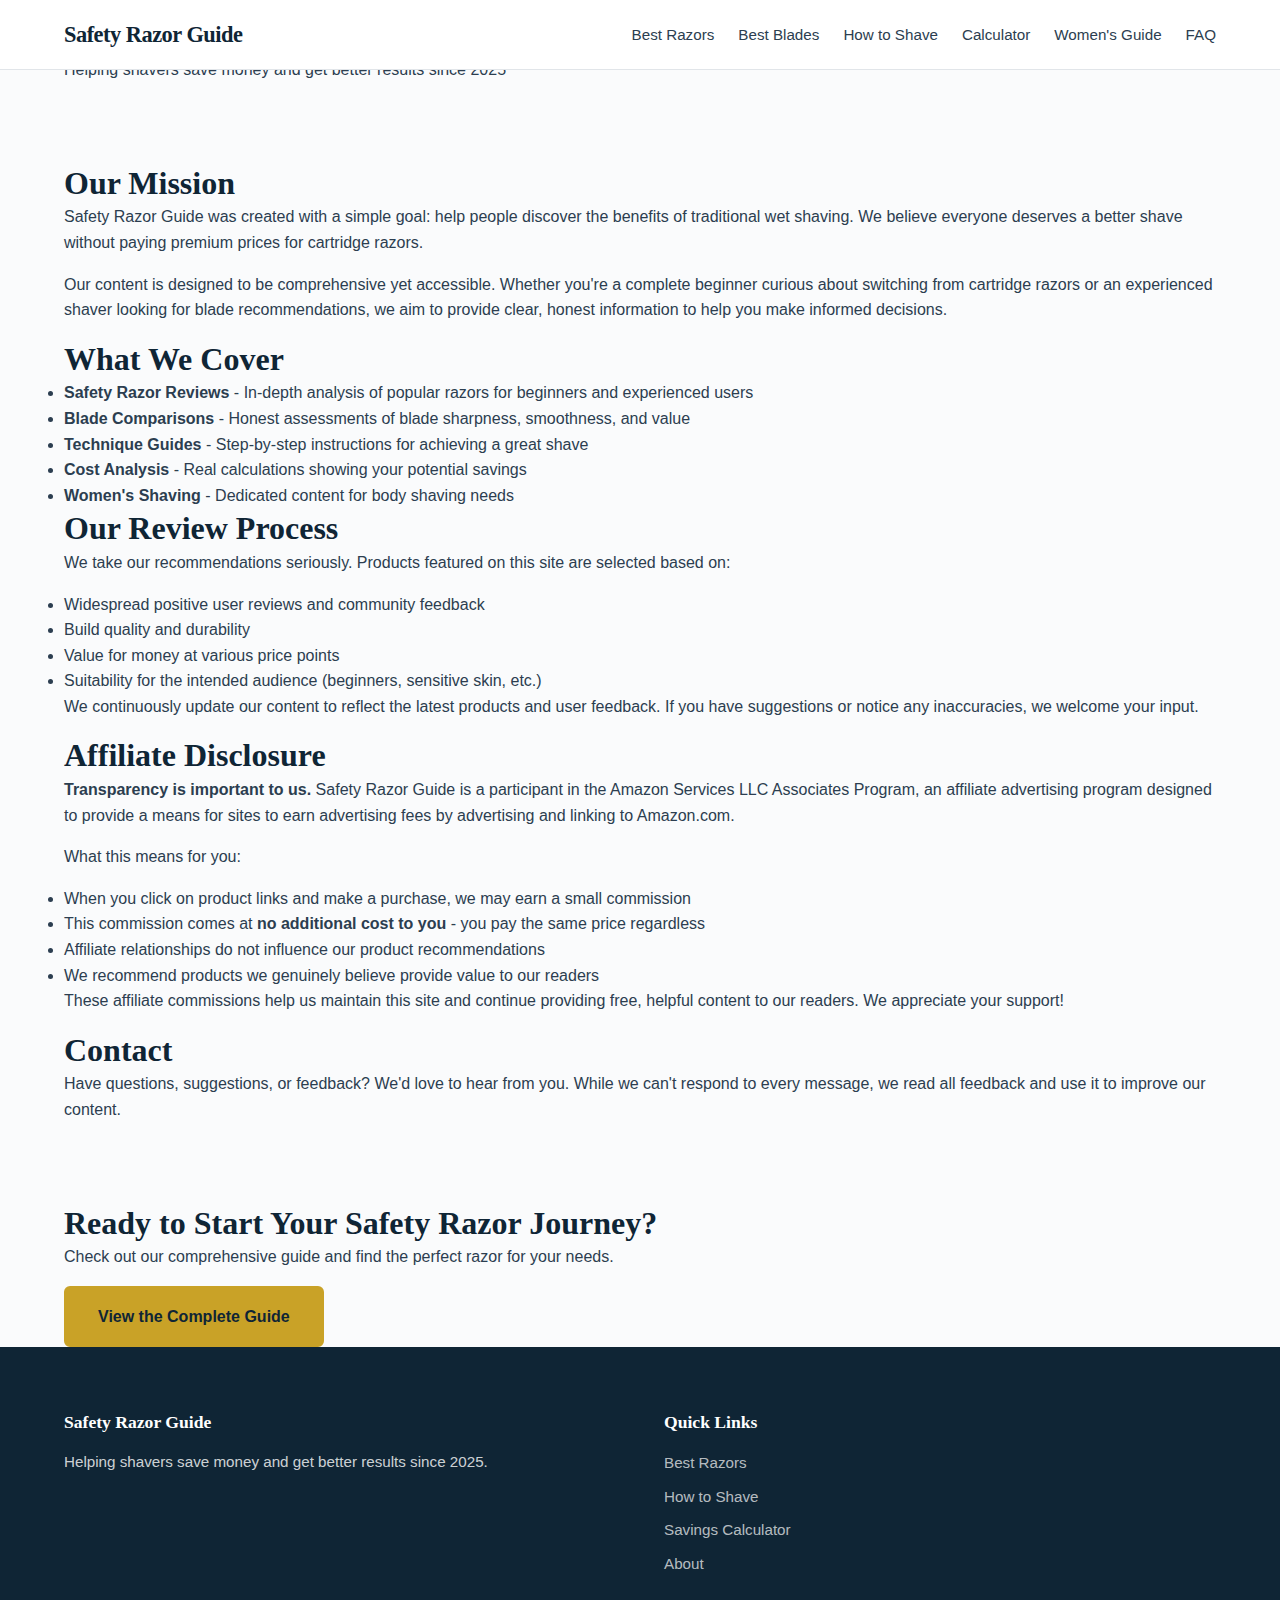
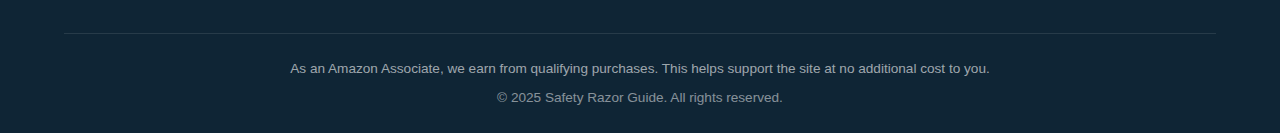
<file: public/about.html>
<!DOCTYPE html>
<html lang="en">
<head>
    <meta charset="UTF-8">
    <meta name="viewport" content="width=device-width, initial-scale=1.0">
    <title>About Safety Razor Guide | Our Mission & Affiliate Disclosure</title>
    <meta name="description" content="Learn about Safety Razor Guide, our mission to help shavers save money and get better results, and our transparent affiliate disclosure policy.">
    <meta name="keywords" content="about safety razor guide, affiliate disclosure, safety razor reviews">
    <link rel="canonical" href="https://safetyrazorguide.webcytz.com/about.html">

    <!-- Open Graph -->
    <meta property="og:title" content="About Safety Razor Guide">
    <meta property="og:description" content="Learn about our mission to help shavers save money and get better results.">
    <meta property="og:type" content="website">
    <meta property="og:url" content="https://safetyrazorguide.webcytz.com/about.html">

    <link rel="stylesheet" href="css/styles.css">

    <!-- Google Analytics -->
    <script async src="https://www.googletagmanager.com/gtag/js?id=G-38BF85QJG1"></script>
    <script>
        window.dataLayer = window.dataLayer || [];
        function gtag(){dataLayer.push(arguments);}
        gtag('js', new Date());
        gtag('config', 'G-38BF85QJG1');
    </script>
</head>
<body>
    <!-- Header -->
    <header class="site-header">
        <div class="container">
            <a href="/" class="logo">Safety Razor Guide</a>
            <nav class="main-nav">
                <button class="nav-toggle" aria-label="Toggle navigation">
                    <span></span>
                    <span></span>
                    <span></span>
                </button>
                <ul class="nav-menu">
                    <li><a href="/#best-razors">Best Razors</a></li>
                    <li><a href="/#best-blades">Best Blades</a></li>
                    <li><a href="/#technique">How to Shave</a></li>
                    <li><a href="/#calculator">Calculator</a></li>
                    <li><a href="/#womens-guide">Women's Guide</a></li>
                    <li><a href="/#faq">FAQ</a></li>
                </ul>
            </nav>
        </div>
    </header>

    <!-- Page Header -->
    <section class="page-header">
        <div class="container">
            <h1>About Safety Razor Guide</h1>
            <p>Helping shavers save money and get better results since 2025</p>
        </div>
    </section>

    <!-- About Content -->
    <section class="about-content section">
        <div class="container">
            <div class="about-section">
                <h2>Our Mission</h2>
                <p>Safety Razor Guide was created with a simple goal: help people discover the benefits of traditional wet shaving. We believe everyone deserves a better shave without paying premium prices for cartridge razors.</p>
                <p>Our content is designed to be comprehensive yet accessible. Whether you're a complete beginner curious about switching from cartridge razors or an experienced shaver looking for blade recommendations, we aim to provide clear, honest information to help you make informed decisions.</p>
            </div>

            <div class="about-section">
                <h2>What We Cover</h2>
                <ul class="about-list">
                    <li><strong>Safety Razor Reviews</strong> - In-depth analysis of popular razors for beginners and experienced users</li>
                    <li><strong>Blade Comparisons</strong> - Honest assessments of blade sharpness, smoothness, and value</li>
                    <li><strong>Technique Guides</strong> - Step-by-step instructions for achieving a great shave</li>
                    <li><strong>Cost Analysis</strong> - Real calculations showing your potential savings</li>
                    <li><strong>Women's Shaving</strong> - Dedicated content for body shaving needs</li>
                </ul>
            </div>

            <div class="about-section">
                <h2>Our Review Process</h2>
                <p>We take our recommendations seriously. Products featured on this site are selected based on:</p>
                <ul class="about-list">
                    <li>Widespread positive user reviews and community feedback</li>
                    <li>Build quality and durability</li>
                    <li>Value for money at various price points</li>
                    <li>Suitability for the intended audience (beginners, sensitive skin, etc.)</li>
                </ul>
                <p>We continuously update our content to reflect the latest products and user feedback. If you have suggestions or notice any inaccuracies, we welcome your input.</p>
            </div>

            <div class="about-section disclosure">
                <h2>Affiliate Disclosure</h2>
                <p><strong>Transparency is important to us.</strong> Safety Razor Guide is a participant in the Amazon Services LLC Associates Program, an affiliate advertising program designed to provide a means for sites to earn advertising fees by advertising and linking to Amazon.com.</p>
                <p>What this means for you:</p>
                <ul class="about-list">
                    <li>When you click on product links and make a purchase, we may earn a small commission</li>
                    <li>This commission comes at <strong>no additional cost to you</strong> - you pay the same price regardless</li>
                    <li>Affiliate relationships do not influence our product recommendations</li>
                    <li>We recommend products we genuinely believe provide value to our readers</li>
                </ul>
                <p>These affiliate commissions help us maintain this site and continue providing free, helpful content to our readers. We appreciate your support!</p>
            </div>

            <div class="about-section">
                <h2>Contact</h2>
                <p>Have questions, suggestions, or feedback? We'd love to hear from you. While we can't respond to every message, we read all feedback and use it to improve our content.</p>
            </div>
        </div>
    </section>

    <!-- CTA Section -->
    <section class="about-cta">
        <div class="container">
            <h2>Ready to Start Your Safety Razor Journey?</h2>
            <p>Check out our comprehensive guide and find the perfect razor for your needs.</p>
            <a href="/" class="btn btn-primary">View the Complete Guide</a>
        </div>
    </section>

    <!-- Footer -->
    <footer class="site-footer">
        <div class="container">
            <div class="footer-content">
                <div class="footer-about">
                    <h4>Safety Razor Guide</h4>
                    <p>Helping shavers save money and get better results since 2025.</p>
                </div>
                <div class="footer-links">
                    <h4>Quick Links</h4>
                    <ul>
                        <li><a href="/#best-razors">Best Razors</a></li>
                        <li><a href="/#technique">How to Shave</a></li>
                        <li><a href="/#calculator">Savings Calculator</a></li>
                        <li><a href="about.html">About</a></li>
                    </ul>
                </div>
            </div>
            <div class="footer-bottom">
                <p class="affiliate-disclosure">As an Amazon Associate, we earn from qualifying purchases. This helps support the site at no additional cost to you.</p>
                <p class="copyright">&copy; 2025 Safety Razor Guide. All rights reserved.</p>
            </div>
        </div>
    </footer>

    <script src="js/main.js"></script>
</body>
</html>
</file>
<file: public/css/styles.css>
/* Safety Razor Guide - Main Stylesheet */

/* CSS Variables */
:root {
    --color-primary: #1a3a52;
    --color-primary-light: #2d5a7c;
    --color-primary-dark: #0f2535;
    --color-accent: #c9a227;
    --color-accent-light: #e6c456;
    --color-accent-dark: #a68419;
    --color-text: #2c3e50;
    --color-text-light: #5a6c7d;
    --color-text-muted: #8b9aa8;
    --color-background: #fafbfc;
    --color-surface: #ffffff;
    --color-border: #e1e5e9;
    --color-success: #27ae60;
    --color-warning: #f39c12;

    --font-primary: -apple-system, BlinkMacSystemFont, 'Segoe UI', Roboto, Oxygen, Ubuntu, sans-serif;
    --font-heading: Georgia, 'Times New Roman', serif;

    --spacing-xs: 0.25rem;
    --spacing-sm: 0.5rem;
    --spacing-md: 1rem;
    --spacing-lg: 1.5rem;
    --spacing-xl: 2rem;
    --spacing-2xl: 3rem;
    --spacing-3xl: 4rem;

    --max-width: 1200px;
    --header-height: 70px;
    --border-radius: 6px;
    --box-shadow: 0 2px 8px rgba(0, 0, 0, 0.08);
    --box-shadow-lg: 0 8px 24px rgba(0, 0, 0, 0.12);
    --transition: 0.2s ease;
}

/* Reset */
*, *::before, *::after {
    box-sizing: border-box;
    margin: 0;
    padding: 0;
}

html {
    scroll-behavior: smooth;
}

body {
    font-family: var(--font-primary);
    font-size: 16px;
    line-height: 1.6;
    color: var(--color-text);
    background-color: var(--color-background);
    -webkit-font-smoothing: antialiased;
}

/* Typography */
h1, h2, h3, h4, h5, h6 {
    font-family: var(--font-heading);
    font-weight: 600;
    line-height: 1.3;
    color: var(--color-primary-dark);
}

h1 { font-size: 2.75rem; }
h2 { font-size: 2rem; }
h3 { font-size: 1.5rem; }
h4 { font-size: 1.25rem; }

p {
    margin-bottom: var(--spacing-md);
}

a {
    color: var(--color-primary);
    text-decoration: none;
    transition: color var(--transition);
}

a:hover {
    color: var(--color-accent);
}

/* Container */
.container {
    max-width: var(--max-width);
    margin: 0 auto;
    padding: 0 var(--spacing-lg);
}

/* Header */
.site-header {
    position: fixed;
    top: 0;
    left: 0;
    right: 0;
    height: var(--header-height);
    background: var(--color-surface);
    border-bottom: 1px solid var(--color-border);
    z-index: 1000;
}

.site-header .container {
    display: flex;
    align-items: center;
    justify-content: space-between;
    height: 100%;
}

.logo {
    font-family: var(--font-heading);
    font-size: 1.4rem;
    font-weight: 700;
    color: var(--color-primary-dark);
    letter-spacing: -0.5px;
}

.logo:hover {
    color: var(--color-primary);
}

.nav-toggle {
    display: none;
    flex-direction: column;
    justify-content: center;
    gap: 5px;
    width: 30px;
    height: 30px;
    background: none;
    border: none;
    cursor: pointer;
}

.nav-toggle span {
    display: block;
    width: 100%;
    height: 2px;
    background: var(--color-primary-dark);
    transition: var(--transition);
}

.nav-menu {
    display: flex;
    list-style: none;
    gap: var(--spacing-lg);
}

.nav-menu a {
    font-size: 0.95rem;
    font-weight: 500;
    color: var(--color-text);
    padding: var(--spacing-sm) 0;
    position: relative;
}

.nav-menu a::after {
    content: '';
    position: absolute;
    bottom: 0;
    left: 0;
    width: 0;
    height: 2px;
    background: var(--color-accent);
    transition: width var(--transition);
}

.nav-menu a:hover::after {
    width: 100%;
}

/* Hero Section */
.hero {
    padding-top: calc(var(--header-height) + var(--spacing-3xl));
    padding-bottom: var(--spacing-3xl);
    background: linear-gradient(135deg, var(--color-primary-dark) 0%, var(--color-primary) 50%, var(--color-primary-light) 100%);
    color: #fff;
    text-align: center;
}

.hero-content {
    max-width: 900px;
    margin: 0 auto;
}

.hero h1 {
    color: #fff;
    font-size: 3rem;
    margin-bottom: var(--spacing-lg);
    letter-spacing: -0.5px;
}

.hero-subtitle {
    font-size: 1.35rem;
    color: rgba(255, 255, 255, 0.9);
    margin-bottom: var(--spacing-2xl);
    line-height: 1.5;
}

.hero-stats {
    display: flex;
    justify-content: center;
    gap: var(--spacing-2xl);
    margin-bottom: var(--spacing-2xl);
    flex-wrap: wrap;
}

.stat {
    text-align: center;
}

.stat-number {
    display: block;
    font-family: var(--font-heading);
    font-size: 2.5rem;
    font-weight: 700;
    color: var(--color-accent-light);
    line-height: 1.2;
}

.stat-label {
    display: block;
    font-size: 0.9rem;
    color: rgba(255, 255, 255, 0.8);
    max-width: 160px;
}

.hero-ctas {
    display: flex;
    justify-content: center;
    gap: var(--spacing-md);
    flex-wrap: wrap;
}

/* Buttons */
.btn {
    display: inline-block;
    padding: var(--spacing-md) var(--spacing-xl);
    font-size: 1rem;
    font-weight: 600;
    text-align: center;
    border-radius: var(--border-radius);
    border: 2px solid transparent;
    cursor: pointer;
    transition: all var(--transition);
}

.btn-primary {
    background: var(--color-accent);
    color: var(--color-primary-dark);
    border-color: var(--color-accent);
}

.btn-primary:hover {
    background: var(--color-accent-light);
    border-color: var(--color-accent-light);
    color: var(--color-primary-dark);
    transform: translateY(-2px);
    box-shadow: 0 4px 12px rgba(201, 162, 39, 0.4);
}

.btn-secondary {
    background: transparent;
    color: #fff;
    border-color: rgba(255, 255, 255, 0.5);
}

.btn-secondary:hover {
    background: rgba(255, 255, 255, 0.1);
    border-color: #fff;
    color: #fff;
}

/* Introduction Section */
.intro {
    padding: var(--spacing-3xl) 0;
    background: var(--color-surface);
}

.intro-content {
    max-width: 800px;
    margin: 0 auto var(--spacing-3xl);
}

.intro-content h2 {
    text-align: center;
    margin-bottom: var(--spacing-xl);
}

.intro-content p {
    font-size: 1.1rem;
    color: var(--color-text);
}

.intro-content p:first-of-type::first-letter {
    float: left;
    font-family: var(--font-heading);
    font-size: 3.5rem;
    font-weight: 700;
    line-height: 0.8;
    margin-right: var(--spacing-sm);
    color: var(--color-primary);
}

.intro-benefits {
    display: grid;
    grid-template-columns: repeat(auto-fit, minmax(280px, 1fr));
    gap: var(--spacing-xl);
    max-width: 1000px;
    margin: 0 auto;
}

.benefit-card {
    background: var(--color-background);
    border: 1px solid var(--color-border);
    border-radius: var(--border-radius);
    padding: var(--spacing-xl);
    text-align: center;
    transition: all var(--transition);
}

.benefit-card:hover {
    transform: translateY(-4px);
    box-shadow: var(--box-shadow-lg);
    border-color: var(--color-accent);
}

.benefit-icon {
    display: inline-flex;
    align-items: center;
    justify-content: center;
    width: 80px;
    height: 80px;
    background: linear-gradient(135deg, var(--color-primary) 0%, var(--color-primary-light) 100%);
    border-radius: 50%;
    margin-bottom: var(--spacing-lg);
}

.benefit-icon svg {
    stroke: var(--color-accent-light);
}

.benefit-card h3 {
    font-size: 1.25rem;
    margin-bottom: var(--spacing-sm);
    color: var(--color-primary-dark);
}

.benefit-card p {
    font-size: 0.95rem;
    color: var(--color-text-light);
    margin: 0;
}

/* General Section Styling */
.section {
    padding: var(--spacing-3xl) 0;
}

.section:nth-child(even) {
    background: var(--color-surface);
}

/* Footer */
.site-footer {
    background: var(--color-primary-dark);
    color: rgba(255, 255, 255, 0.8);
    padding: var(--spacing-3xl) 0 var(--spacing-lg);
}

.footer-content {
    display: grid;
    grid-template-columns: repeat(auto-fit, minmax(200px, 1fr));
    gap: var(--spacing-2xl);
    margin-bottom: var(--spacing-2xl);
}

.site-footer h4 {
    color: #fff;
    font-size: 1.1rem;
    margin-bottom: var(--spacing-md);
}

.footer-about p {
    font-size: 0.95rem;
    margin: 0;
}

.footer-links ul {
    list-style: none;
}

.footer-links li {
    margin-bottom: var(--spacing-sm);
}

.footer-links a {
    color: rgba(255, 255, 255, 0.7);
    font-size: 0.95rem;
}

.footer-links a:hover {
    color: var(--color-accent-light);
}

.footer-bottom {
    border-top: 1px solid rgba(255, 255, 255, 0.1);
    padding-top: var(--spacing-lg);
    text-align: center;
}

.affiliate-disclosure {
    font-size: 0.85rem;
    color: rgba(255, 255, 255, 0.6);
    margin-bottom: var(--spacing-sm);
}

.copyright {
    font-size: 0.85rem;
    color: rgba(255, 255, 255, 0.5);
    margin: 0;
}

/* Responsive Design */
@media (max-width: 768px) {
    :root {
        --header-height: 60px;
    }

    h1 { font-size: 2rem; }
    h2 { font-size: 1.6rem; }

    .nav-toggle {
        display: flex;
    }

    .nav-menu {
        position: fixed;
        top: var(--header-height);
        left: 0;
        right: 0;
        background: var(--color-surface);
        flex-direction: column;
        padding: var(--spacing-lg);
        gap: 0;
        border-bottom: 1px solid var(--color-border);
        transform: translateY(-100%);
        opacity: 0;
        visibility: hidden;
        transition: all var(--transition);
    }

    .nav-menu.active {
        transform: translateY(0);
        opacity: 1;
        visibility: visible;
    }

    .nav-menu li {
        border-bottom: 1px solid var(--color-border);
    }

    .nav-menu li:last-child {
        border-bottom: none;
    }

    .nav-menu a {
        display: block;
        padding: var(--spacing-md) 0;
    }

    .hero {
        padding-top: calc(var(--header-height) + var(--spacing-2xl));
        padding-bottom: var(--spacing-2xl);
    }

    .hero h1 {
        font-size: 2.25rem;
    }

    .hero-subtitle {
        font-size: 1.1rem;
    }

    .hero-stats {
        gap: var(--spacing-lg);
    }

    .stat-number {
        font-size: 2rem;
    }

    .hero-ctas {
        flex-direction: column;
        align-items: center;
    }

    .btn {
        width: 100%;
        max-width: 280px;
    }

    .intro-content p:first-of-type::first-letter {
        font-size: 2.8rem;
    }

    .intro-benefits {
        grid-template-columns: 1fr;
    }
}

@media (max-width: 480px) {
    .hero h1 {
        font-size: 1.85rem;
    }

    .stat-number {
        font-size: 1.75rem;
    }

    .stat-label {
        font-size: 0.8rem;
    }
}
</file>
